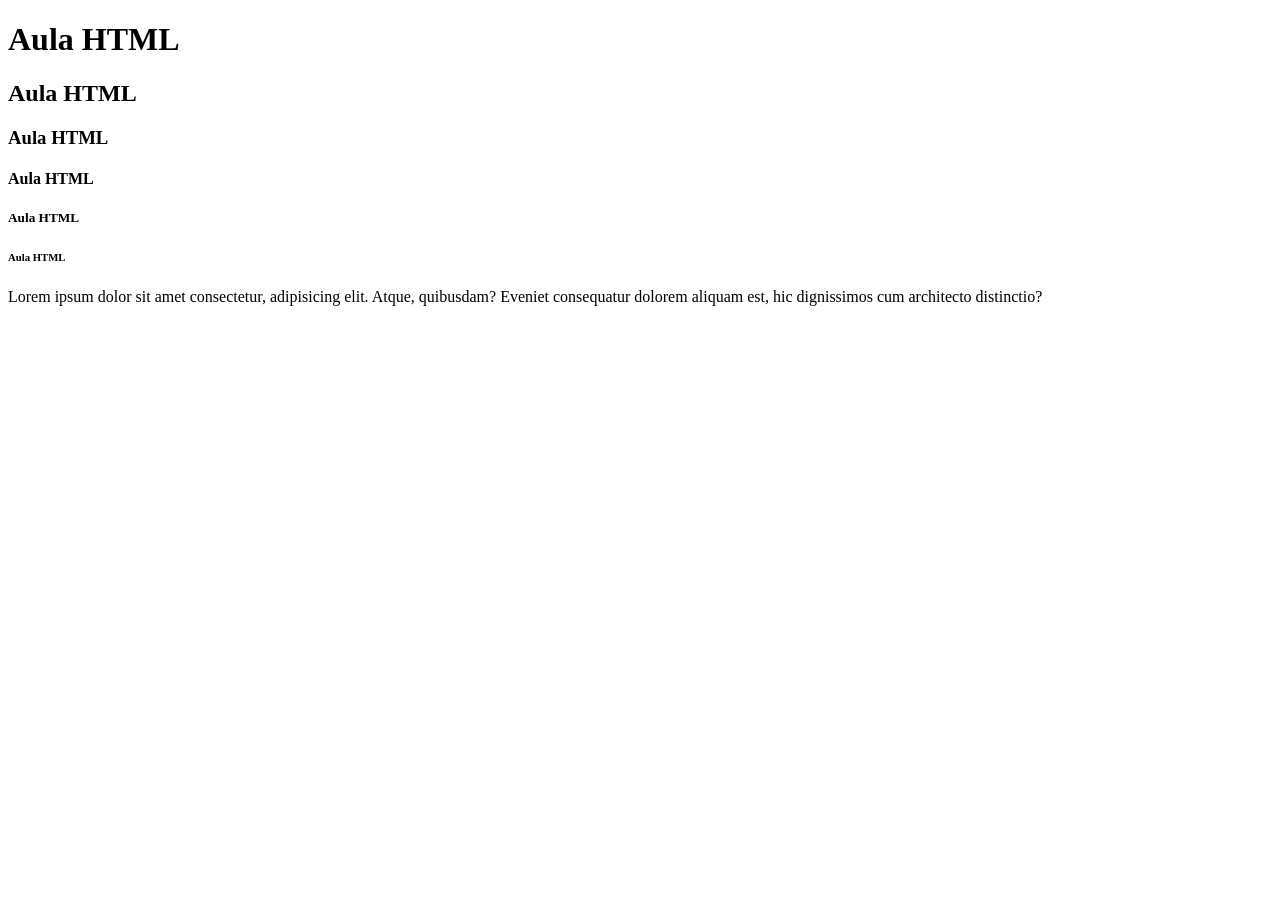
<file: Aula HTML/index.html>
<!doctype html>
<html lang="pt-BR">
  <head>
    <meta charset="UTF-8" />
    <meta name="viewport" content="width=device-width, initial-scale=1.0" />
    <title>Aula HTML</title>
  </head>
  <body>
    <!--h1 = Usado para Titulo
        h2 = Usado para Subtitulo.
        h3 = Texto normal
        Obs: Os outros H's não são utilizados normalmente
    -->
    <h1>Aula HTML</h1>
    <h2>Aula HTML</h2>
    <h3>Aula HTML</h3>
    <h4>Aula HTML</h4>
    <h5>Aula HTML</h5>
    <h6>Aula HTML</h6>

    <!--Paragrafo: Auto Explicativo
        Lorem, Lorem20, ... = Usado para criar texto aleatórios, apenas para saber como o texto vai se comportar
    -->
    <p>
      Lorem ipsum dolor sit amet consectetur, adipisicing elit. Atque,
      quibusdam? Eveniet consequatur dolorem aliquam est, hic dignissimos cum
      architecto distinctio?
    </p>
  </body>
</html>
</file>
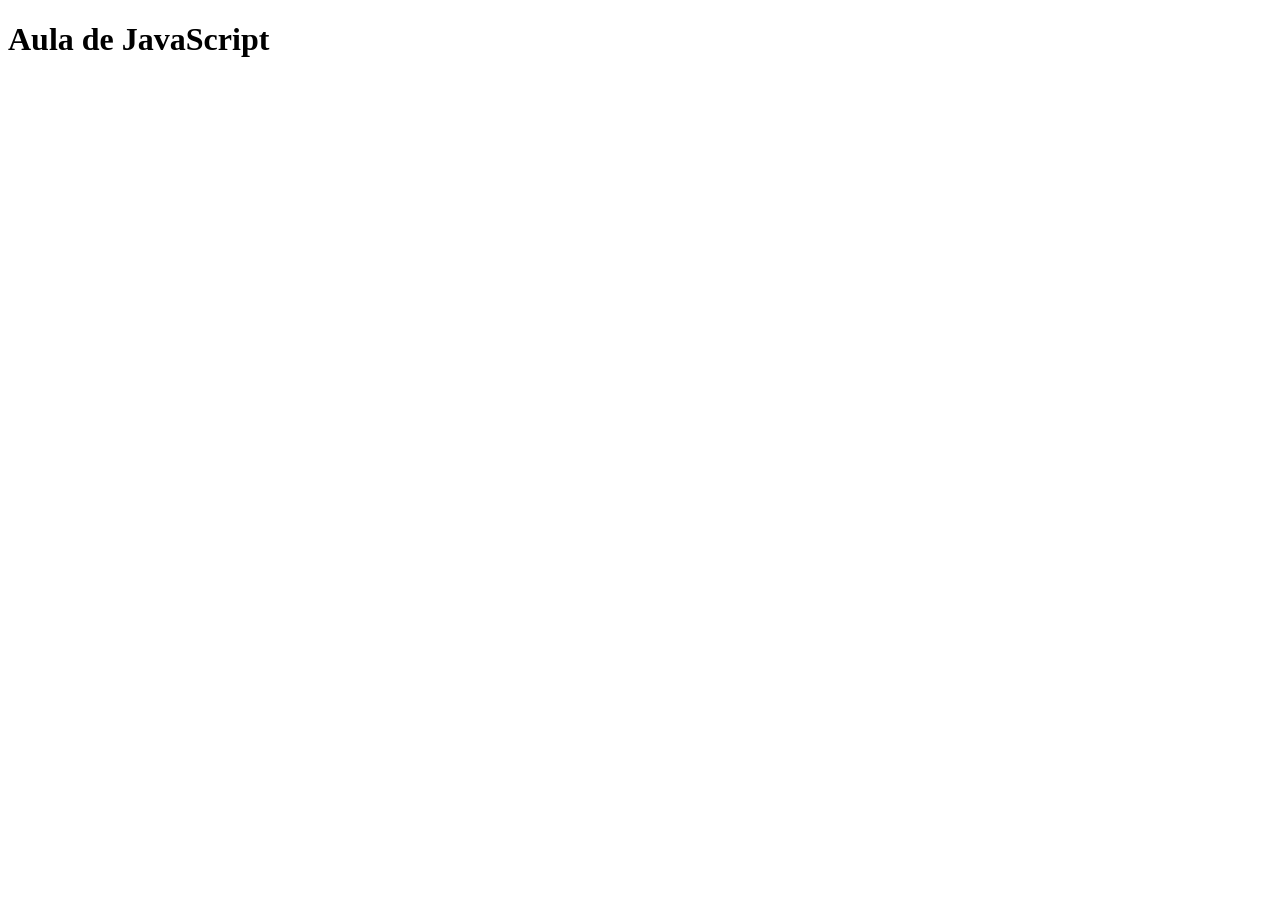
<file: Exercicios Condicionais/index.html>
<!DOCTYPE html>
<html lang="pt-BR">
<head>
    <meta charset="UTF-8">
    <meta name="viewport" content="width=device-width, initial-scale=1.0">
    <title>Exercicios condicionais</title>
</head>
<body>
        <h1>Aula de JavaScript</h1>
    <script src="ExerciciosCondicionais2.js"></script>
    <script>
        console.log("JavaScript rodando no navegador")
    </script>
</body>
</html>
</file>
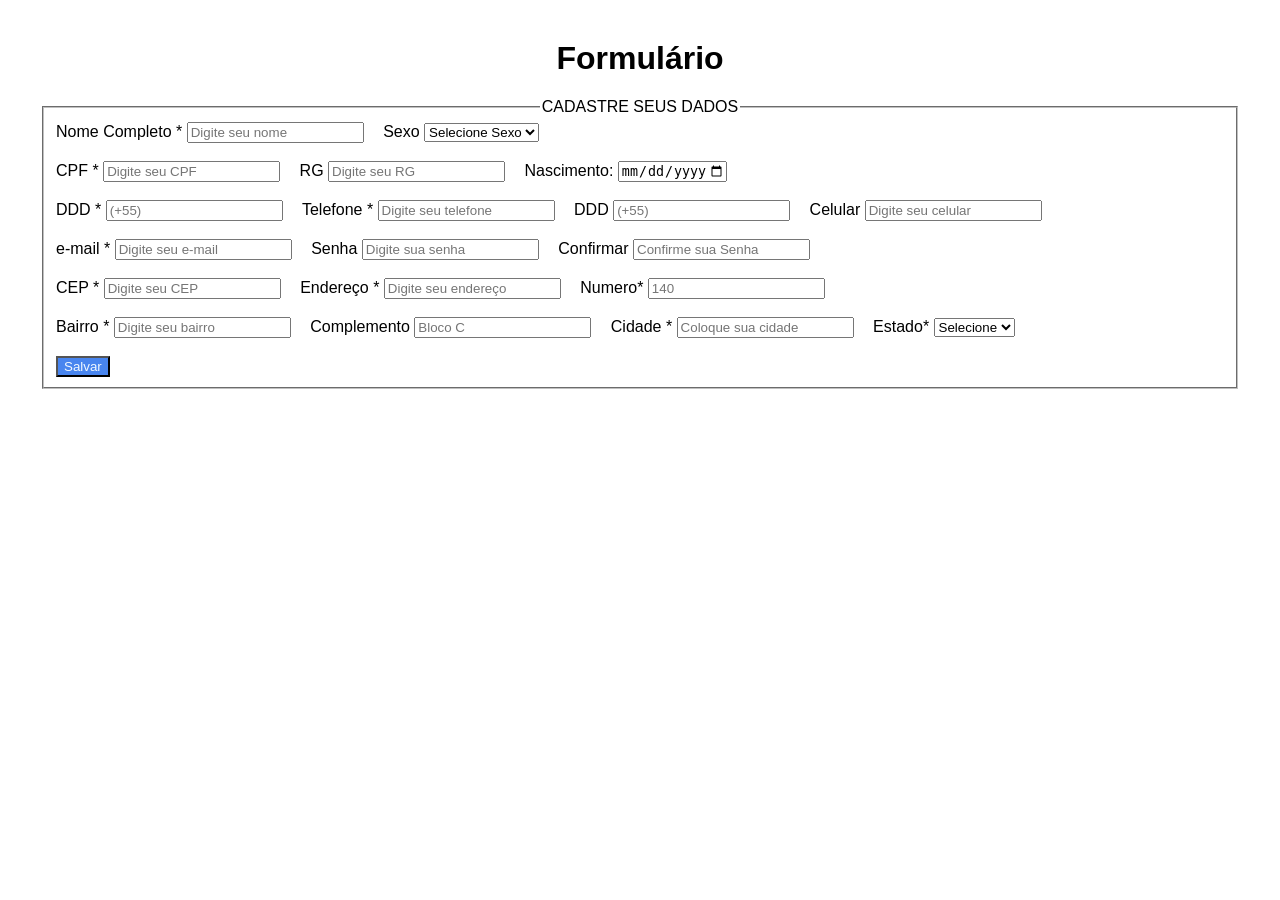
<file: Atividade Formulário/AtividadeFormulario.html>
<!doctype html>
<html lang="pt-BR">
  <head>
    <meta charset="UTF-8" />
    <meta name="viewport" content="width=device-width, initial-scale=1.0" />
    <title>Atividade Formulário</title>
    <style>
        body {
            font-family: Arial, Helvetica, sans-serif;
            margin: 40px;
        }
        h1 {
            text-align: center;
        }
        button {
            background-color: #4885ef;
            color: aliceblue;
        }
        legend {
            text-align: center;

        }
        input {
            margin-right: 15px;
        }
    </style>
  </head>
  <body>
    <h1>Formulário</h1>
    <form action="receber_dados.html" method="POST">
      <fieldset>
        <legend>CADASTRE SEUS DADOS</legend>
        <label for="nome">Nome Completo *</label>
        <input
          type="text"
          placeholder="Digite seu nome"
          name="nome"
          id="nome"
          required
        />

        <label for="sexo">Sexo</label>
        <select name="" id="sexo">
          <option value="">Selecione Sexo</option>
          <option value="masculino">Masculino</option>
          <option value="feminino">Feminino</option>
        </select>
        <br />
        <br />

        <label for="cpf">CPF *</label>
        <input
          type="text"
          placeholder="Digite seu CPF"
          name="cpf"
          id="cpf"
          required
        />

        <label for="rg">RG</label>
        <input type="text" placeholder="Digite seu RG" name="rg" id="rg" />

        <label for="nascimeno">Nascimento:</label>
        <input
          type="date"
          name="nascimeno"
          id="nascimeno"
          min="1900-01-01"
          max="2020-12-31"
        />
        <br />
        <br />

        <label for="ddd_tel">DDD *</label>
        <input
          type="text"
          placeholder="(+55)"
          name="ddd_tel"
          id="ddd_tel"
          required
        />

        <label for="telefone">Telefone *</label>
        <input
          type="text"
          placeholder="Digite seu telefone"
          name="telefone"
          id="telefone"
          required
        />

        <label for="ddd_cell">DDD </label>
        <input type="text" placeholder="(+55)" name="ddd_cell" id="ddd_cell" />

        <label for="celular">Celular </label>
        <input
          type="text"
          placeholder="Digite seu celular"
          name="celular"
          id="celular"
        />
        <br />
        <br />

        <label for="email">e-mail *</label>
        <input
          type="email"
          id="email"
          placeholder="Digite seu e-mail"
          required
        />

        <label for="senha">Senha</label>
        <input type="text" id="senha" placeholder="Digite sua senha" />

        <label for="confirmar_senha">Confirmar</label>
        <input
          type="text"
          id="confirmar_senha"
          placeholder="Confirme sua Senha"
        />
        <br />
        <br />

        <label for="cep">CEP *</label>
        <input type="text" id="cep" placeholder="Digite seu CEP" required />

        <label for="endereco">Endereço *</label>
        <input
          type="text"
          id="endereco"
          placeholder="Digite seu endereço"
          required
        />

        <label for="numero_resi">Numero*</label>
        <input type="text" id="numero_resi" placeholder="140" required />
        <br />
        <br />

        <label for="bairro">Bairro *</label>
        <input
          type="text"
          id="bairro"
          name="bairro"
          placeholder="Digite seu bairro"
          required
        />

        <label for="complemento">Complemento</label>
        <input
          type="text"
          name="complemento"
          id="complemento"
          placeholder="Bloco C"
        />

        <label for="cidade">Cidade *</label>
        <input
          type="text"
          name="cidade"
          id="cidade"
          placeholder="Coloque sua cidade"
          required
        />

        <label for="estado">Estado*</label>
        <select name="" id="estado">
          <option value="">Selecione</option>
          <option value="SP">SP</option>
          <option value="MG">MG</option>
          <option value="AC">AC</option>
          <option value="DF">DF</option>
        </select>
        <br>
        <br>

        <button type="submit">Salvar</button>
      </fieldset>
    </form>
  </body>
</html>
</file>
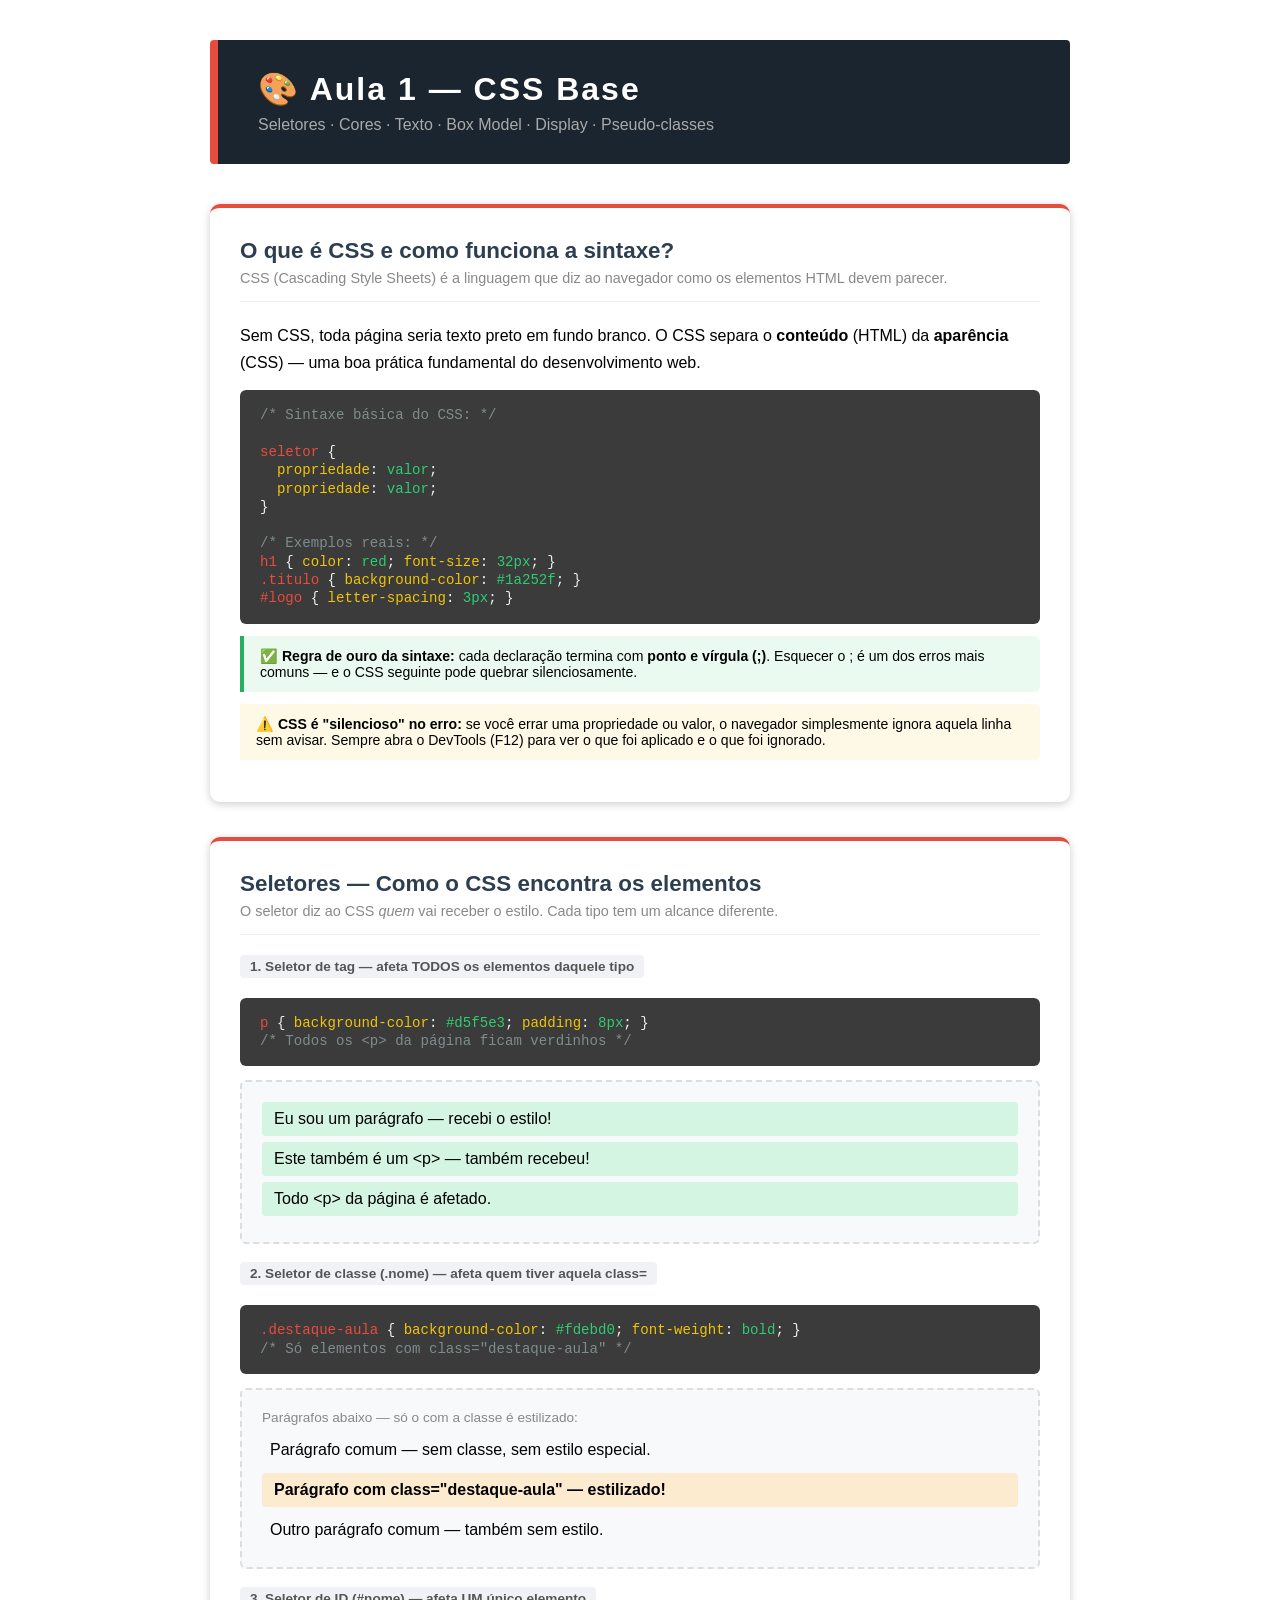
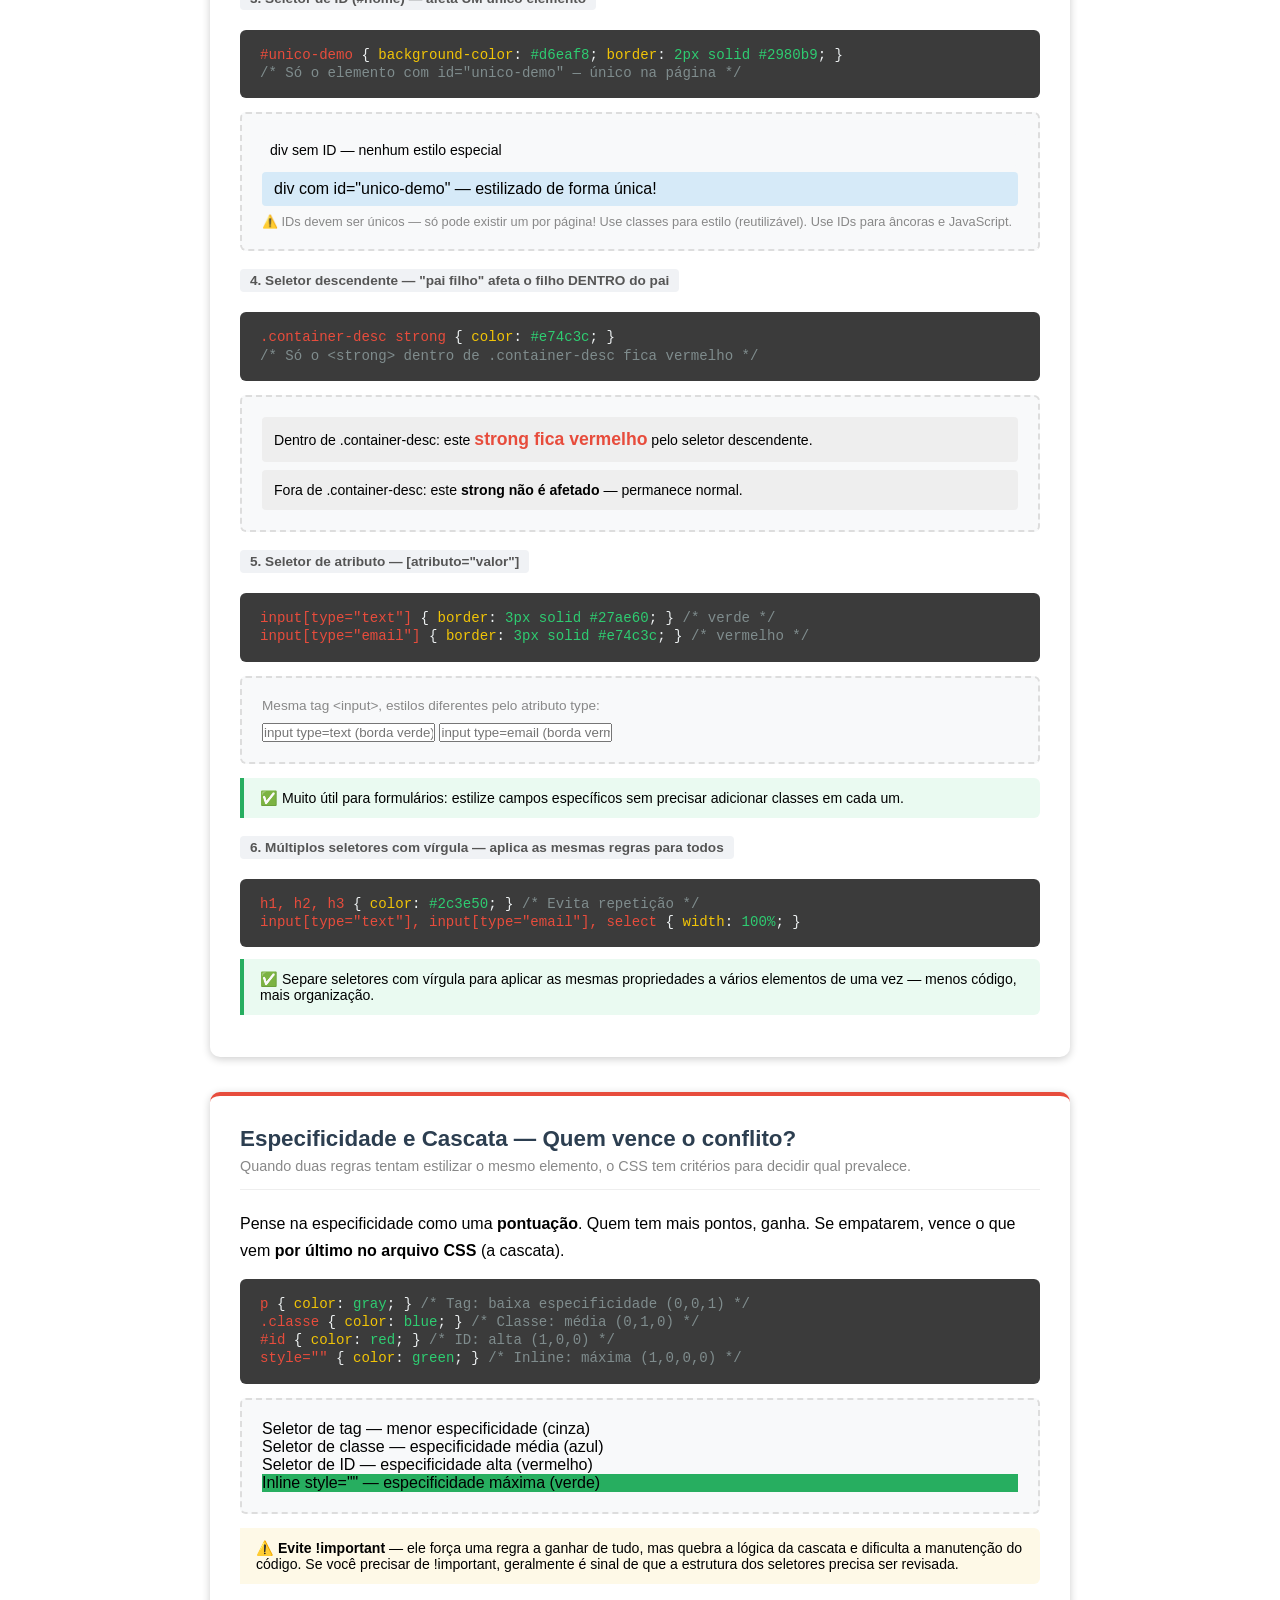
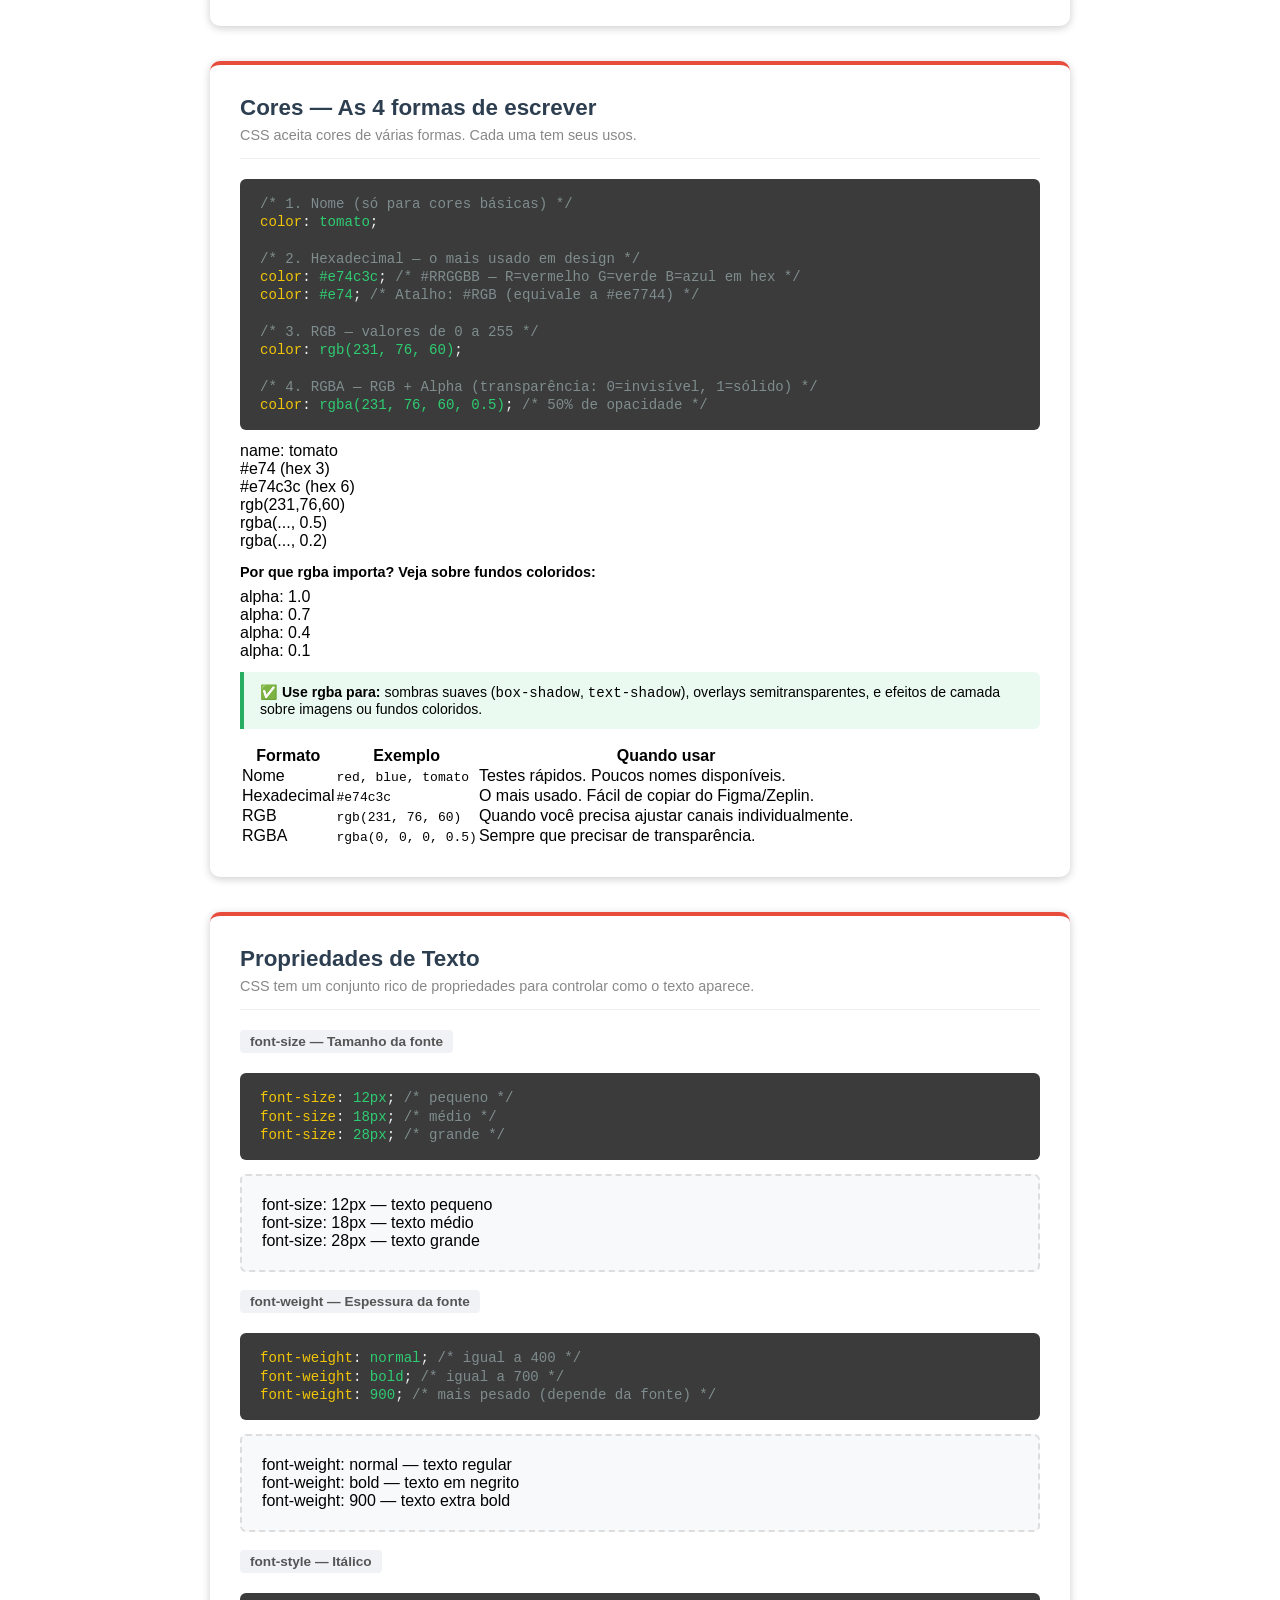
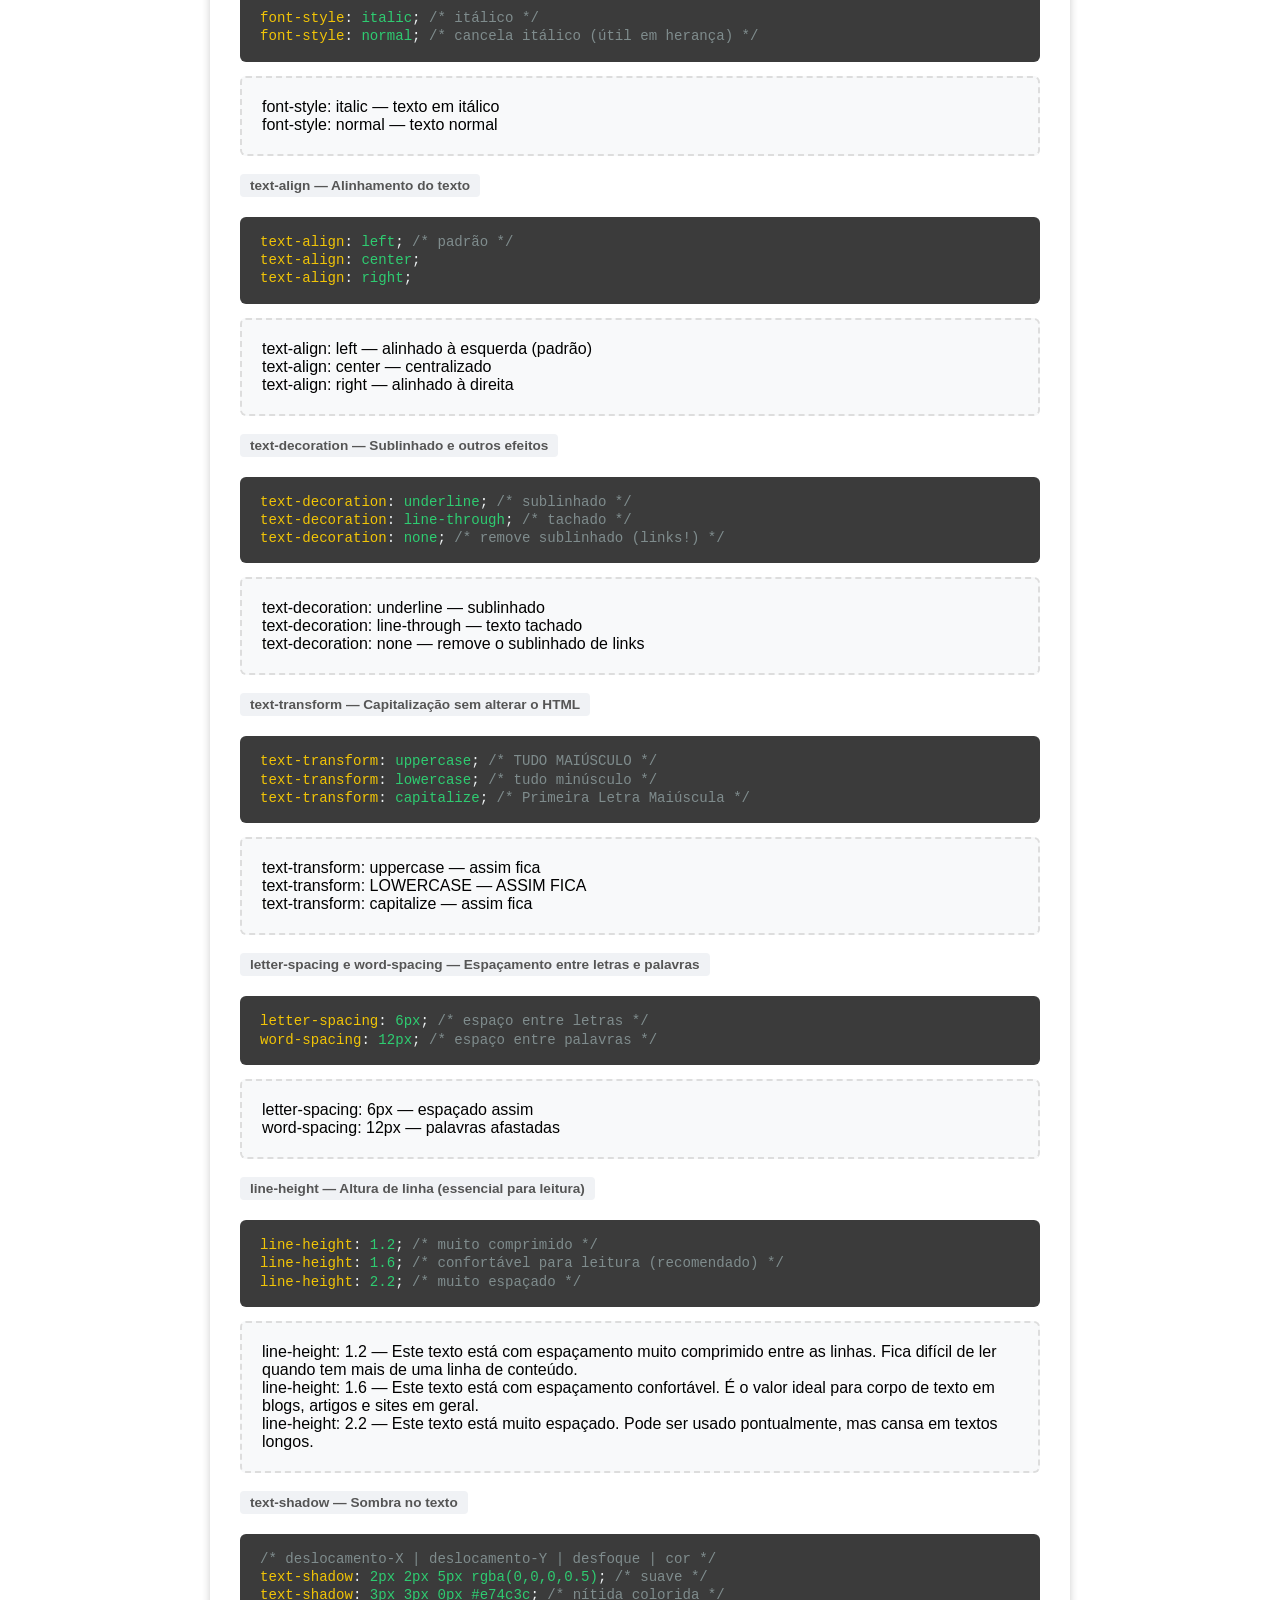
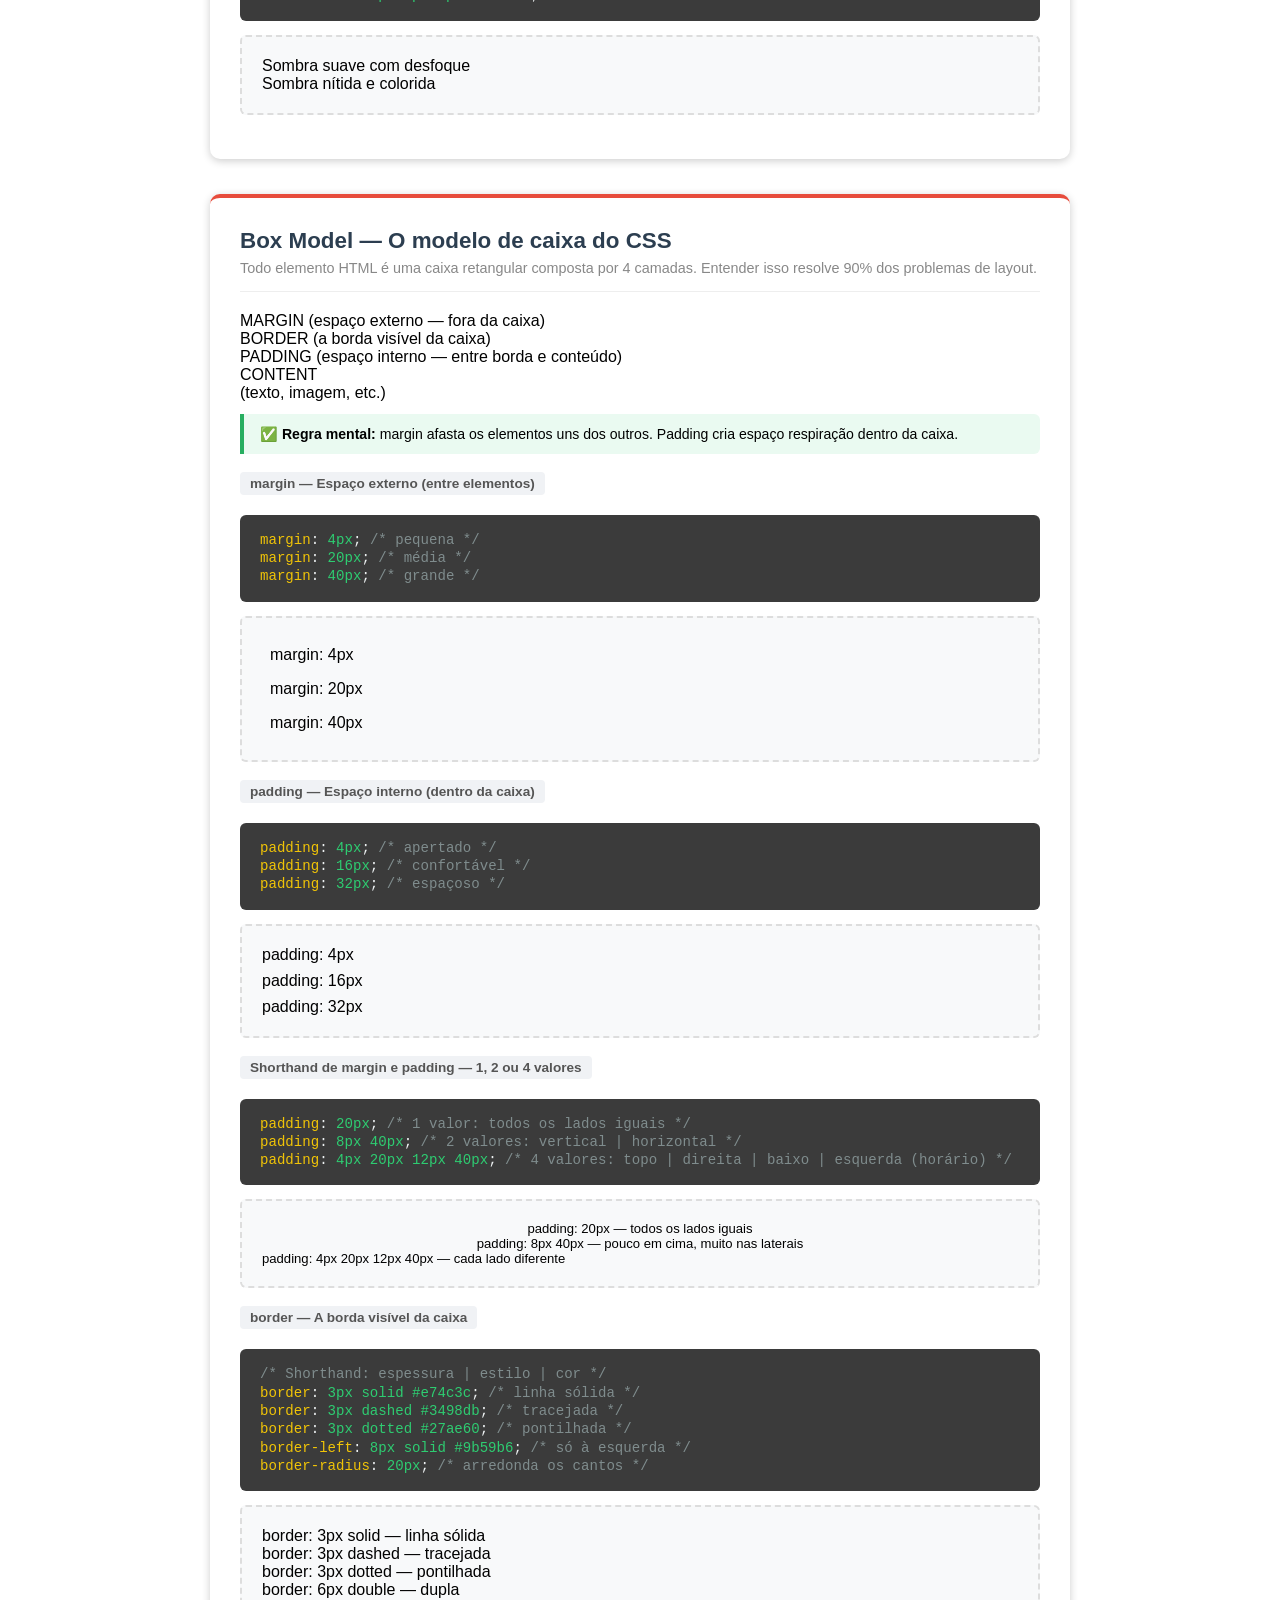
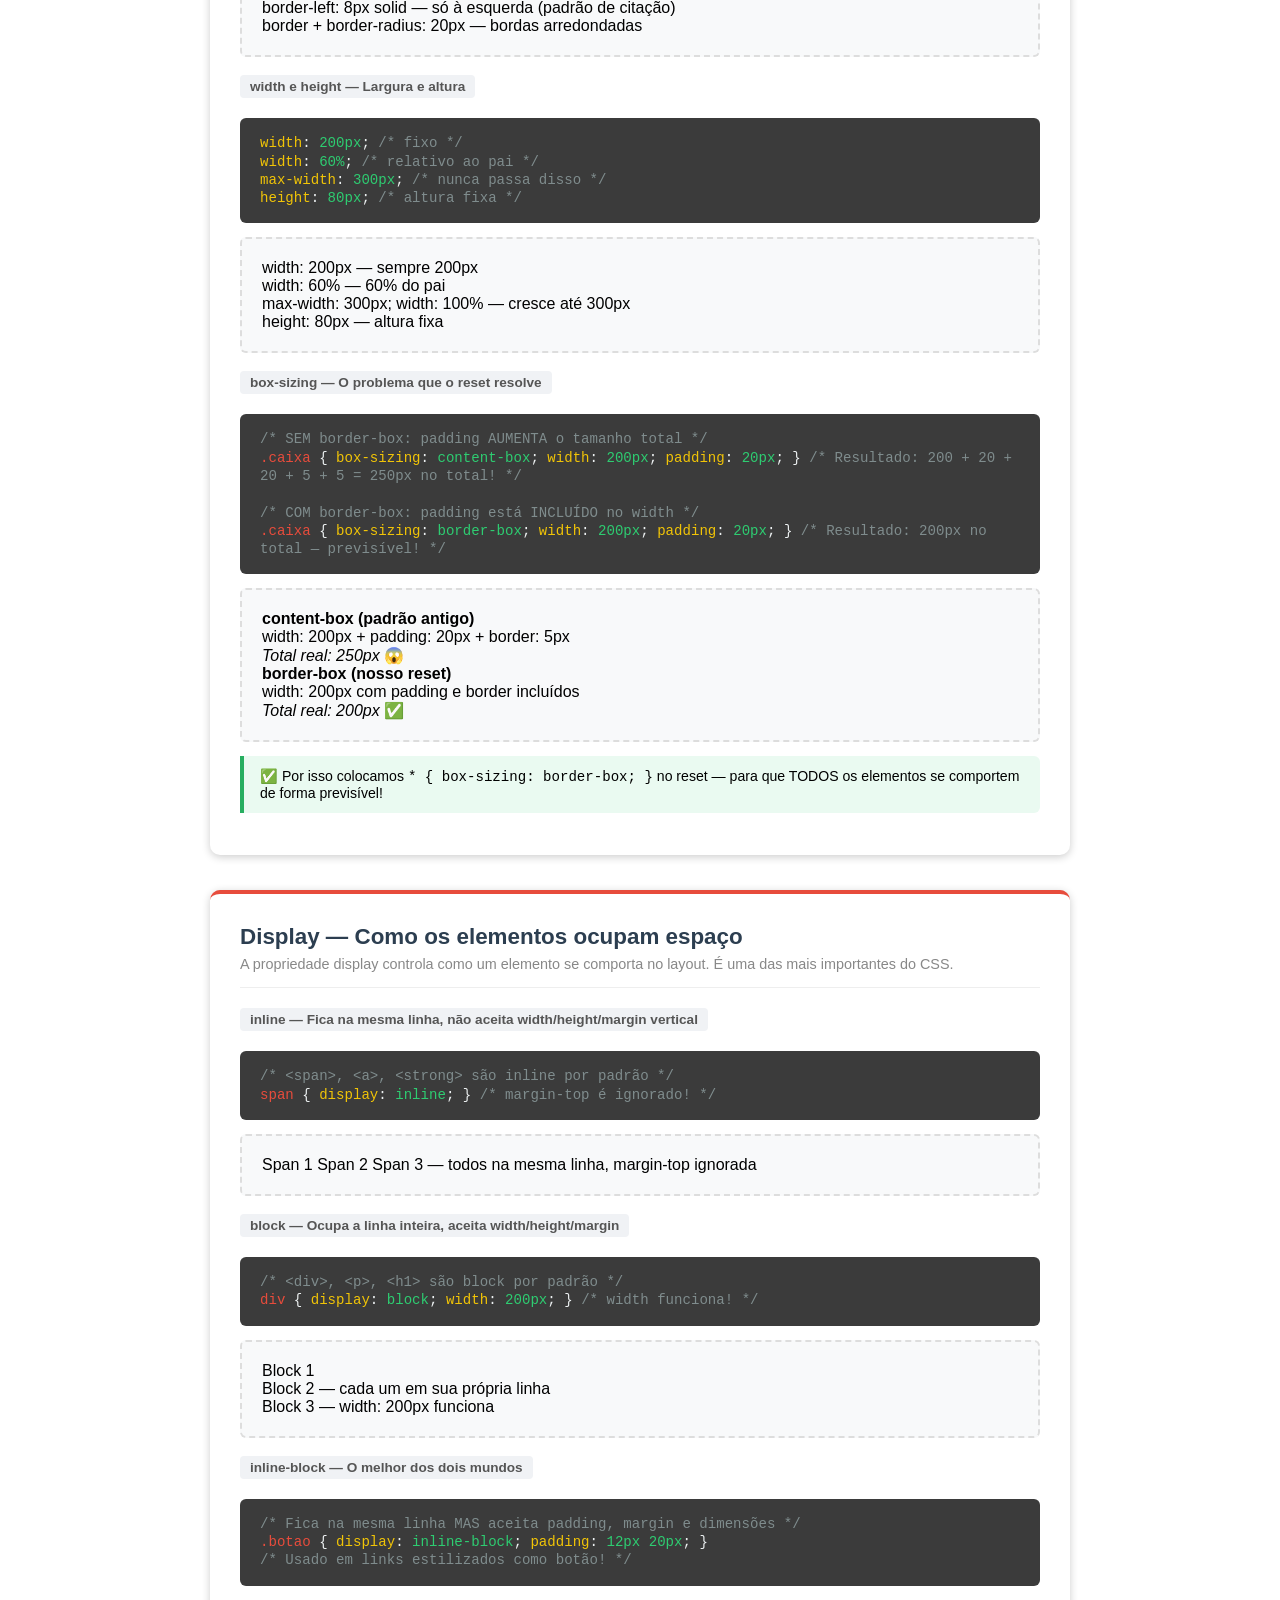
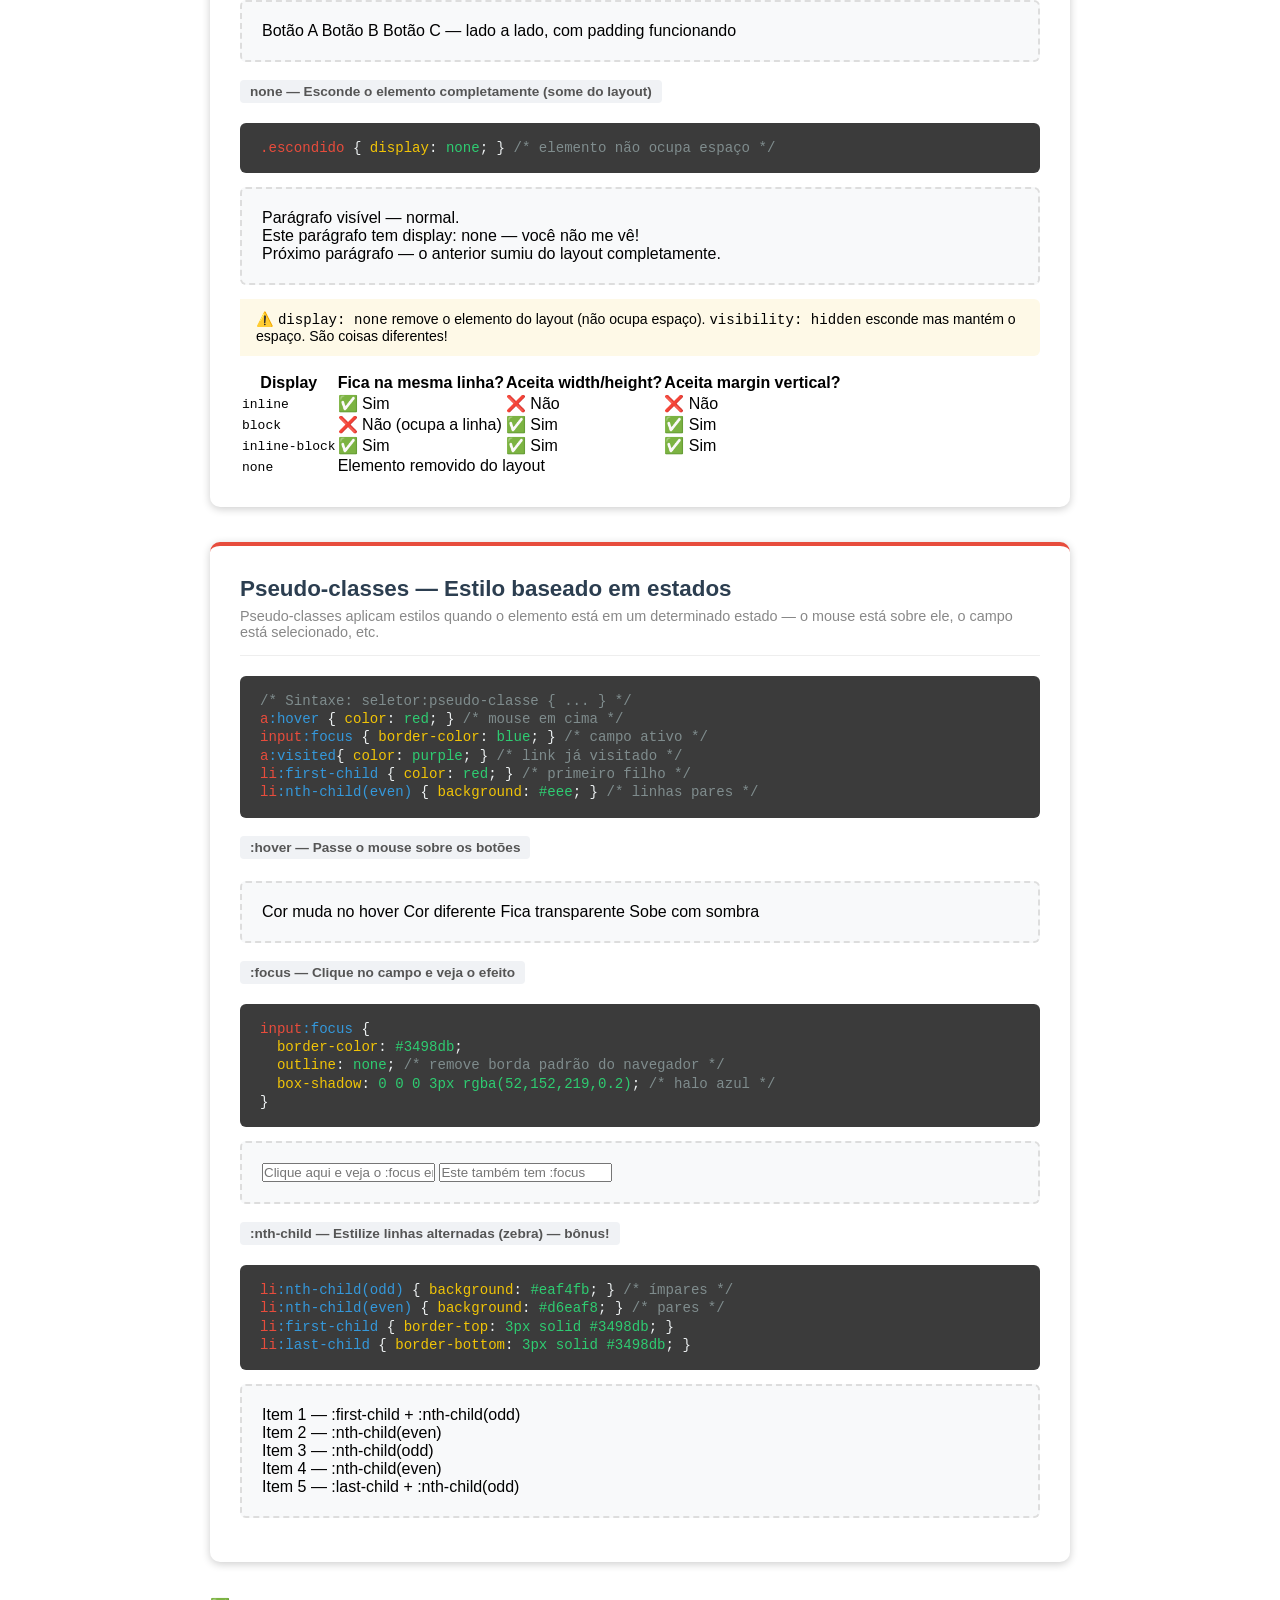
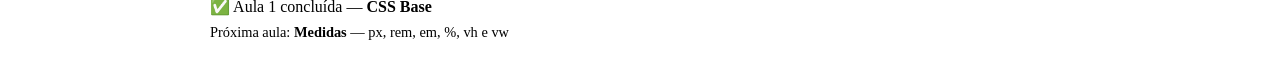
<file: Aula CSS/aula01.html>
<!DOCTYPE html>
<html lang="pt-br">
<head>
    <meta charset="UTF-8">
    <title>Aula 1 — CSS Base</title>
    <link rel="stylesheet" href="aula01.css">
    </head>
<body>

<div class="pagina">

    <div class="titulo-aula">
        <h1>🎨 Aula 1 — CSS Base</h1>
        <p>Seletores · Cores · Texto · Box Model · Display · Pseudo-classes</p>
    </div>


    <!-- =====================================================
         CONCEITO 1: O QUE É CSS E SINTAXE
         ===================================================== -->
    <div class="conceito">
        <h2>O que é CSS e como funciona a sintaxe?</h2>
        <p class="subtitulo">
            CSS (Cascading Style Sheets) é a linguagem que diz ao navegador como os elementos HTML devem parecer.
        </p>

        <p style="line-height: 1.7; margin-bottom: 14px;">
            Sem CSS, toda página seria texto preto em fundo branco. O CSS separa o <strong>conteúdo</strong>
            (HTML) da <strong>aparência</strong> (CSS) — uma boa prática fundamental do desenvolvimento web.
        </p>

        <div class="codigo">
            <span class="comment">/* Sintaxe básica do CSS: */</span><br><br>
            <span class="sel">seletor</span> {<br>
            &nbsp;&nbsp;<span class="prop">propriedade</span>: <span class="val">valor</span>;<br>
            &nbsp;&nbsp;<span class="prop">propriedade</span>: <span class="val">valor</span>;<br>
            }<br><br>
            <span class="comment">/* Exemplos reais: */</span><br>
            <span class="sel">h1</span> { <span class="prop">color</span>: <span class="val">red</span>; <span class="prop">font-size</span>: <span class="val">32px</span>; }<br>
            <span class="sel">.titulo</span> { <span class="prop">background-color</span>: <span class="val">#1a252f</span>; }<br>
            <span class="sel">#logo</span> { <span class="prop">letter-spacing</span>: <span class="val">3px</span>; }
        </div>

        <div class="dica">
            ✅ <strong>Regra de ouro da sintaxe:</strong> cada declaração termina com <strong>ponto e vírgula (;)</strong>.
            Esquecer o ; é um dos erros mais comuns — e o CSS seguinte pode quebrar silenciosamente.
        </div>

        <div class="alerta">
            ⚠️ <strong>CSS é "silencioso" no erro:</strong> se você errar uma propriedade ou valor,
            o navegador simplesmente ignora aquela linha sem avisar. Sempre abra o DevTools (F12)
            para ver o que foi aplicado e o que foi ignorado.
        </div>
    </div>


    <!-- =====================================================
         CONCEITO 2: SELETORES
         ===================================================== -->
    <div class="conceito">
        <h2>Seletores — Como o CSS encontra os elementos</h2>
        <p class="subtitulo">
            O seletor diz ao CSS <em>quem</em> vai receber o estilo. Cada tipo tem um alcance diferente.
        </p>

        <!-- TAG -->
        <div class="variacao">
            <h4>1. Seletor de tag — afeta TODOS os elementos daquele tipo</h4>
            <div class="codigo">
                <span class="sel">p</span> { <span class="prop">background-color</span>: <span class="val">#d5f5e3</span>; <span class="prop">padding</span>: <span class="val">8px</span>; }
                <br><span class="comment">/* Todos os &lt;p&gt; da página ficam verdinhos */</span>
            </div>
            <div class="demo demo-seletor-tag">
                <p>Eu sou um parágrafo — recebi o estilo!</p>
                <p>Este também é um &lt;p&gt; — também recebeu!</p>
                <p>Todo &lt;p&gt; da página é afetado.</p>
            </div>
        </div>

        <!-- CLASSE -->
        <div class="variacao">
            <h4>2. Seletor de classe (.nome) — afeta quem tiver aquela class=</h4>
            <div class="codigo">
                <span class="sel">.destaque-aula</span> { <span class="prop">background-color</span>: <span class="val">#fdebd0</span>; <span class="prop">font-weight</span>: <span class="val">bold</span>; }
                <br><span class="comment">/* Só elementos com class="destaque-aula" */</span>
            </div>
            <div class="demo">
                <p style="margin-bottom:8px; font-size:0.85rem; color:#888;">Parágrafos abaixo — só o com a classe é estilizado:</p>
                <p style="padding:8px; margin-bottom:6px;">Parágrafo comum — sem classe, sem estilo especial.</p>
                <p class="destaque-aula">Parágrafo com class="destaque-aula" — estilizado!</p>
                <p style="padding:8px;">Outro parágrafo comum — também sem estilo.</p>
            </div>
        </div>

        <!-- ID -->
        <div class="variacao">
            <h4>3. Seletor de ID (#nome) — afeta UM único elemento</h4>
            <div class="codigo">
                <span class="sel">#unico-demo</span> { <span class="prop">background-color</span>: <span class="val">#d6eaf8</span>; <span class="prop">border</span>: <span class="val">2px solid #2980b9</span>; }
                <br><span class="comment">/* Só o elemento com id="unico-demo" — único na página */</span>
            </div>
            <div class="demo">
                <div style="padding:8px; margin-bottom:6px; background:#f8f9fa; border-radius:4px; font-size:0.88rem;">
                    div sem ID — nenhum estilo especial
                </div>
                <div id="unico-demo">div com id="unico-demo" — estilizado de forma única!</div>
                <p style="margin-top:8px; font-size:0.8rem; color:#888;">
                    ⚠️ IDs devem ser únicos — só pode existir um por página!
                    Use classes para estilo (reutilizável). Use IDs para âncoras e JavaScript.
                </p>
            </div>
        </div>

        <!-- DESCENDENTE -->
        <div class="variacao">
            <h4>4. Seletor descendente — "pai filho" afeta o filho DENTRO do pai</h4>
            <div class="codigo">
                <span class="sel">.container-desc strong</span> { <span class="prop">color</span>: <span class="val">#e74c3c</span>; }<br>
                <span class="comment">/* Só o &lt;strong&gt; dentro de .container-desc fica vermelho */</span>
            </div>
            <div class="demo">
                <div class="container-desc" style="background:#eee; padding:12px; border-radius:4px; margin-bottom:8px; font-size:0.88rem;">
                    <p>Dentro de .container-desc: este <strong>strong fica vermelho</strong> pelo seletor descendente.</p>
                </div>
                <div style="background:#eee; padding:12px; border-radius:4px; font-size:0.88rem;">
                    <p>Fora de .container-desc: este <strong>strong não é afetado</strong> — permanece normal.</p>
                </div>
            </div>
        </div>

        <!-- ATRIBUTO -->
        <div class="variacao">
            <h4>5. Seletor de atributo — [atributo="valor"]</h4>
            <div class="codigo">
                <span class="sel">input[type="text"]</span>  { <span class="prop">border</span>: <span class="val">3px solid #27ae60</span>; } <span class="comment">/* verde */</span><br>
                <span class="sel">input[type="email"]</span> { <span class="prop">border</span>: <span class="val">3px solid #e74c3c</span>; } <span class="comment">/* vermelho */</span>
            </div>
            <div class="demo demo-atributo">
                <p style="margin-bottom:10px; font-size:0.85rem; color:#888;">Mesma tag &lt;input&gt;, estilos diferentes pelo atributo type:</p>
                <input type="text"  placeholder="input type=text (borda verde)">
                <input type="email" placeholder="input type=email (borda vermelha)">
            </div>
            <div class="dica">
                ✅ Muito útil para formulários: estilize campos específicos sem precisar adicionar classes em cada um.
            </div>
        </div>

        <!-- MÚLTIPLOS -->
        <div class="variacao">
            <h4>6. Múltiplos seletores com vírgula — aplica as mesmas regras para todos</h4>
            <div class="codigo">
                <span class="sel">h1, h2, h3</span> { <span class="prop">color</span>: <span class="val">#2c3e50</span>; } <span class="comment">/* Evita repetição */</span><br>
                <span class="sel">input[type="text"], input[type="email"], select</span> { <span class="prop">width</span>: <span class="val">100%</span>; }
            </div>
            <div class="dica">
                ✅ Separe seletores com vírgula para aplicar as mesmas propriedades a vários elementos de uma vez — menos código, mais organização.
            </div>
        </div>
    </div>

    <!-- =====================================================
         CONCEITO 3: ESPECIFICIDADE E CASCATA
         ===================================================== -->
    <div class="conceito">
        <h2>Especificidade e Cascata — Quem vence o conflito?</h2>
        <p class="subtitulo">
            Quando duas regras tentam estilizar o mesmo elemento, o CSS tem critérios para decidir qual prevalece.
        </p>

        <p style="line-height:1.7; margin-bottom:14px;">
            Pense na especificidade como uma <strong>pontuação</strong>. Quem tem mais pontos, ganha.
            Se empatarem, vence o que vem <strong>por último no arquivo CSS</strong> (a cascata).
        </p>

        <div class="codigo">
            <span class="sel">p</span>             { <span class="prop">color</span>: <span class="val">gray</span>;  }  <span class="comment">/* Tag:    baixa especificidade (0,0,1) */</span><br>
            <span class="sel">.classe</span>       { <span class="prop">color</span>: <span class="val">blue</span>;  }  <span class="comment">/* Classe: média  (0,1,0) */</span><br>
            <span class="sel">#id</span>           { <span class="prop">color</span>: <span class="val">red</span>;   }  <span class="comment">/* ID:     alta   (1,0,0) */</span><br>
            <span class="sel">style=""</span>       { <span class="prop">color</span>: <span class="val">green</span>; }  <span class="comment">/* Inline: máxima (1,0,0,0) */</span>
        </div>

        <div class="demo">
            <div class="caixa-spec spec-tag">Seletor de tag — menor especificidade (cinza)</div>
            <div class="caixa-spec spec-classe">Seletor de classe — especificidade média (azul)</div>
            <div class="caixa-spec spec-id">Seletor de ID — especificidade alta (vermelho)</div>
            <div class="caixa-spec spec-inline" style="background-color:#27ae60;">Inline style="" — especificidade máxima (verde)</div>
        </div>

        <div class="alerta">
            ⚠️ <strong>Evite !important</strong> — ele força uma regra a ganhar de tudo, mas quebra
            a lógica da cascata e dificulta a manutenção do código. Se você precisar de !important,
            geralmente é sinal de que a estrutura dos seletores precisa ser revisada.
        </div>
    </div>


    <!-- =====================================================
         CONCEITO 4: CORES
         ===================================================== -->
    <div class="conceito">
        <h2>Cores — As 4 formas de escrever</h2>
        <p class="subtitulo">
            CSS aceita cores de várias formas. Cada uma tem seus usos.
        </p>

        <div class="codigo">
            <span class="comment">/* 1. Nome (só para cores básicas) */</span><br>
            <span class="prop">color</span>: <span class="val">tomato</span>;<br><br>
            <span class="comment">/* 2. Hexadecimal — o mais usado em design */</span><br>
            <span class="prop">color</span>: <span class="val">#e74c3c</span>;  <span class="comment">/* #RRGGBB — R=vermelho G=verde B=azul em hex */</span><br>
            <span class="prop">color</span>: <span class="val">#e74</span>;     <span class="comment">/* Atalho: #RGB (equivale a #ee7744) */</span><br><br>
            <span class="comment">/* 3. RGB — valores de 0 a 255 */</span><br>
            <span class="prop">color</span>: <span class="val">rgb(231, 76, 60)</span>;<br><br>
            <span class="comment">/* 4. RGBA — RGB + Alpha (transparência: 0=invisível, 1=sólido) */</span><br>
            <span class="prop">color</span>: <span class="val">rgba(231, 76, 60, 0.5)</span>; <span class="comment">/* 50% de opacidade */</span>
        </div>

        <div class="grade-cores">
            <div class="amostra-cor cor-nome"><span>name: tomato</span></div>
            <div class="amostra-cor cor-hex3"><span>#e74 (hex 3)</span></div>
            <div class="amostra-cor cor-hex6"><span>#e74c3c (hex 6)</span></div>
            <div class="amostra-cor cor-rgb"><span>rgb(231,76,60)</span></div>
            <div class="amostra-cor cor-rgba50"><span>rgba(..., 0.5)</span></div>
            <div class="amostra-cor cor-rgba20"><span>rgba(..., 0.2)</span></div>
        </div>

        <p style="margin: 14px 0 8px; font-weight: bold; font-size: 0.9rem;">Por que rgba importa? Veja sobre fundos coloridos:</p>
        <div class="fundo-rgba">
            <div class="camada-rgba r1">alpha: 1.0</div>
            <div class="camada-rgba r2">alpha: 0.7</div>
            <div class="camada-rgba r3">alpha: 0.4</div>
            <div class="camada-rgba r4">alpha: 0.1</div>
        </div>

        <div class="dica">
            ✅ <strong>Use rgba para:</strong> sombras suaves (<code>box-shadow</code>, <code>text-shadow</code>),
            overlays semitransparentes, e efeitos de camada sobre imagens ou fundos coloridos.
        </div>

        <table class="tabela-aula" style="margin-top:16px;">
            <thead>
                <tr><th>Formato</th><th>Exemplo</th><th>Quando usar</th></tr>
            </thead>
            <tbody>
                <tr><td>Nome</td><td><code>red, blue, tomato</code></td><td>Testes rápidos. Poucos nomes disponíveis.</td></tr>
                <tr><td>Hexadecimal</td><td><code>#e74c3c</code></td><td>O mais usado. Fácil de copiar do Figma/Zeplin.</td></tr>
                <tr><td>RGB</td><td><code>rgb(231, 76, 60)</code></td><td>Quando você precisa ajustar canais individualmente.</td></tr>
                <tr><td>RGBA</td><td><code>rgba(0, 0, 0, 0.5)</code></td><td>Sempre que precisar de transparência.</td></tr>
            </tbody>
        </table>
    </div>


    <!-- =====================================================
         CONCEITO 5: PROPRIEDADES DE TEXTO
         ===================================================== -->
    <div class="conceito">
        <h2>Propriedades de Texto</h2>
        <p class="subtitulo">
            CSS tem um conjunto rico de propriedades para controlar como o texto aparece.
        </p>

        <!-- font-size -->
        <div class="variacao">
            <h4>font-size — Tamanho da fonte</h4>
            <div class="codigo">
                <span class="prop">font-size</span>: <span class="val">12px</span>;  <span class="comment">/* pequeno */</span><br>
                <span class="prop">font-size</span>: <span class="val">18px</span>;  <span class="comment">/* médio */</span><br>
                <span class="prop">font-size</span>: <span class="val">28px</span>;  <span class="comment">/* grande */</span>
            </div>
            <div class="demo demo-texto">
                <p class="t-size-sm">font-size: 12px — texto pequeno</p>
                <p class="t-size-md">font-size: 18px — texto médio</p>
                <p class="t-size-lg">font-size: 28px — texto grande</p>
            </div>
        </div>

        <!-- font-weight -->
        <div class="variacao">
            <h4>font-weight — Espessura da fonte</h4>
            <div class="codigo">
                <span class="prop">font-weight</span>: <span class="val">normal</span>;  <span class="comment">/* igual a 400 */</span><br>
                <span class="prop">font-weight</span>: <span class="val">bold</span>;    <span class="comment">/* igual a 700 */</span><br>
                <span class="prop">font-weight</span>: <span class="val">900</span>;     <span class="comment">/* mais pesado (depende da fonte) */</span>
            </div>
            <div class="demo demo-texto">
                <p class="t-weight-n">font-weight: normal — texto regular</p>
                <p class="t-weight-b">font-weight: bold — texto em negrito</p>
                <p class="t-weight-900">font-weight: 900 — texto extra bold</p>
            </div>
        </div>

        <!-- font-style -->
        <div class="variacao">
            <h4>font-style — Itálico</h4>
            <div class="codigo">
                <span class="prop">font-style</span>: <span class="val">italic</span>;  <span class="comment">/* itálico */</span><br>
                <span class="prop">font-style</span>: <span class="val">normal</span>;   <span class="comment">/* cancela itálico (útil em herança) */</span>
            </div>
            <div class="demo demo-texto">
                <p class="t-style-i">font-style: italic — texto em itálico</p>
                <p class="t-style-n">font-style: normal — texto normal</p>
            </div>
        </div>

        <!-- text-align -->
        <div class="variacao">
            <h4>text-align — Alinhamento do texto</h4>
            <div class="codigo">
                <span class="prop">text-align</span>: <span class="val">left</span>;    <span class="comment">/* padrão */</span><br>
                <span class="prop">text-align</span>: <span class="val">center</span>;<br>
                <span class="prop">text-align</span>: <span class="val">right</span>;
            </div>
            <div class="demo demo-texto">
                <p class="t-align-l">text-align: left — alinhado à esquerda (padrão)</p>
                <p class="t-align-c">text-align: center — centralizado</p>
                <p class="t-align-r">text-align: right — alinhado à direita</p>
            </div>
        </div>

        <!-- text-decoration -->
        <div class="variacao">
            <h4>text-decoration — Sublinhado e outros efeitos</h4>
            <div class="codigo">
                <span class="prop">text-decoration</span>: <span class="val">underline</span>;     <span class="comment">/* sublinhado */</span><br>
                <span class="prop">text-decoration</span>: <span class="val">line-through</span>;  <span class="comment">/* tachado */</span><br>
                <span class="prop">text-decoration</span>: <span class="val">none</span>;          <span class="comment">/* remove sublinhado (links!) */</span>
            </div>
            <div class="demo demo-texto">
                <p class="t-decor-u">text-decoration: underline — sublinhado</p>
                <p class="t-decor-lt">text-decoration: line-through — texto tachado</p>
                <p class="t-decor-n">text-decoration: none — remove o sublinhado de links</p>
            </div>
        </div>

        <!-- text-transform -->
        <div class="variacao">
            <h4>text-transform — Capitalização sem alterar o HTML</h4>
            <div class="codigo">
                <span class="prop">text-transform</span>: <span class="val">uppercase</span>;   <span class="comment">/* TUDO MAIÚSCULO */</span><br>
                <span class="prop">text-transform</span>: <span class="val">lowercase</span>;   <span class="comment">/* tudo minúsculo */</span><br>
                <span class="prop">text-transform</span>: <span class="val">capitalize</span>;  <span class="comment">/* Primeira Letra Maiúscula */</span>
            </div>
            <div class="demo demo-texto">
                <p class="t-transform-u">text-transform: uppercase — assim fica</p>
                <p class="t-transform-l">text-transform: LOWERCASE — ASSIM FICA</p>
                <p class="t-transform-c">text-transform: capitalize — assim fica</p>
            </div>
        </div>

        <!-- letter e word spacing -->
        <div class="variacao">
            <h4>letter-spacing e word-spacing — Espaçamento entre letras e palavras</h4>
            <div class="codigo">
                <span class="prop">letter-spacing</span>: <span class="val">6px</span>;   <span class="comment">/* espaço entre letras */</span><br>
                <span class="prop">word-spacing</span>: <span class="val">12px</span>;    <span class="comment">/* espaço entre palavras */</span>
            </div>
            <div class="demo demo-texto">
                <p class="t-spacing-l">letter-spacing: 6px — espaçado assim</p>
                <p class="t-spacing-w">word-spacing: 12px — palavras afastadas</p>
            </div>
        </div>

        <!-- line-height -->
        <div class="variacao">
            <h4>line-height — Altura de linha (essencial para leitura)</h4>
            <div class="codigo">
                <span class="prop">line-height</span>: <span class="val">1.2</span>;  <span class="comment">/* muito comprimido */</span><br>
                <span class="prop">line-height</span>: <span class="val">1.6</span>;  <span class="comment">/* confortável para leitura (recomendado) */</span><br>
                <span class="prop">line-height</span>: <span class="val">2.2</span>;  <span class="comment">/* muito espaçado */</span>
            </div>
            <div class="demo">
                <p class="t-lh-tight">line-height: 1.2 — Este texto está com espaçamento muito comprimido entre as linhas. Fica difícil de ler quando tem mais de uma linha de conteúdo.</p>
                <p class="t-lh-normal">line-height: 1.6 — Este texto está com espaçamento confortável. É o valor ideal para corpo de texto em blogs, artigos e sites em geral.</p>
                <p class="t-lh-loose">line-height: 2.2 — Este texto está muito espaçado. Pode ser usado pontualmente, mas cansa em textos longos.</p>
            </div>
        </div>

        <!-- text-shadow -->
        <div class="variacao">
            <h4>text-shadow — Sombra no texto</h4>
            <div class="codigo">
                <span class="comment">/* deslocamento-X | deslocamento-Y | desfoque | cor */</span><br>
                <span class="prop">text-shadow</span>: <span class="val">2px 2px 5px rgba(0,0,0,0.5)</span>;  <span class="comment">/* suave */</span><br>
                <span class="prop">text-shadow</span>: <span class="val">3px 3px 0px #e74c3c</span>;          <span class="comment">/* nítida colorida */</span>
            </div>
            <div class="demo demo-texto">
                <p class="t-shadow">Sombra suave com desfoque</p>
                <p class="t-shadow-col">Sombra nítida e colorida</p>
            </div>
        </div>
    </div>


    <!-- =====================================================
         CONCEITO 6: BOX MODEL
         ===================================================== -->
    <div class="conceito">
        <h2>Box Model — O modelo de caixa do CSS</h2>
        <p class="subtitulo">
            Todo elemento HTML é uma caixa retangular composta por 4 camadas.
            Entender isso resolve 90% dos problemas de layout.
        </p>

        <!-- Diagrama -->
        <div class="box-model-diagrama">
            MARGIN (espaço externo — fora da caixa)
            <div class="borda-layer">
                BORDER (a borda visível da caixa)
                <div class="padding-layer">
                    PADDING (espaço interno — entre borda e conteúdo)
                    <div class="content-layer">
                        CONTENT<br>
                        (texto, imagem, etc.)
                    </div>
                </div>
            </div>
        </div>

        <div class="dica">
            ✅ <strong>Regra mental:</strong> margin afasta os elementos uns dos outros.
            Padding cria espaço respiração dentro da caixa.
        </div>

        <!-- MARGIN -->
        <div class="variacao">
            <h4>margin — Espaço externo (entre elementos)</h4>
            <div class="codigo">
                <span class="prop">margin</span>: <span class="val">4px</span>;   <span class="comment">/* pequena */</span><br>
                <span class="prop">margin</span>: <span class="val">20px</span>;  <span class="comment">/* média */</span><br>
                <span class="prop">margin</span>: <span class="val">40px</span>;  <span class="comment">/* grande */</span>
            </div>
            <div class="demo demo-margin">
                <div class="caixa-base margin-pequena" style="padding:8px;">margin: 4px</div>
                <div class="caixa-base margin-media" style="padding:8px;">margin: 20px</div>
                <div class="caixa-base margin-grande" style="padding:8px;">margin: 40px</div>
            </div>
        </div>

        <!-- PADDING -->
        <div class="variacao">
            <h4>padding — Espaço interno (dentro da caixa)</h4>
            <div class="codigo">
                <span class="prop">padding</span>: <span class="val">4px</span>;   <span class="comment">/* apertado */</span><br>
                <span class="prop">padding</span>: <span class="val">16px</span>;  <span class="comment">/* confortável */</span><br>
                <span class="prop">padding</span>: <span class="val">32px</span>;  <span class="comment">/* espaçoso */</span>
            </div>
            <div class="demo">
                <div class="caixa-base padding-pequeno" style="margin-bottom:8px;">padding: 4px</div>
                <div class="caixa-base padding-medio" style="margin-bottom:8px;">padding: 16px</div>
                <div class="caixa-base padding-grande">padding: 32px</div>
            </div>
        </div>

        <!-- SHORTHAND -->
        <div class="variacao">
            <h4>Shorthand de margin e padding — 1, 2 ou 4 valores</h4>
            <div class="codigo">
                <span class="prop">padding</span>: <span class="val">20px</span>;           <span class="comment">/* 1 valor: todos os lados iguais */</span><br>
                <span class="prop">padding</span>: <span class="val">8px 40px</span>;       <span class="comment">/* 2 valores: vertical | horizontal */</span><br>
                <span class="prop">padding</span>: <span class="val">4px 20px 12px 40px</span>; <span class="comment">/* 4 valores: topo | direita | baixo | esquerda (horário) */</span>
            </div>
            <div class="demo demo-shorthand">
                <div class="sh-1v" style="text-align:center; font-size:0.82rem;">padding: 20px — todos os lados iguais</div>
                <div class="sh-2v" style="text-align:center; font-size:0.82rem;">padding: 8px 40px — pouco em cima, muito nas laterais</div>
                <div class="sh-4v" style="font-size:0.82rem;">padding: 4px 20px 12px 40px — cada lado diferente</div>
            </div>
        </div>

        <!-- BORDER -->
        <div class="variacao">
            <h4>border — A borda visível da caixa</h4>
            <div class="codigo">
                <span class="comment">/* Shorthand: espessura | estilo | cor */</span><br>
                <span class="prop">border</span>: <span class="val">3px solid #e74c3c</span>;   <span class="comment">/* linha sólida */</span><br>
                <span class="prop">border</span>: <span class="val">3px dashed #3498db</span>;  <span class="comment">/* tracejada */</span><br>
                <span class="prop">border</span>: <span class="val">3px dotted #27ae60</span>;  <span class="comment">/* pontilhada */</span><br>
                <span class="prop">border-left</span>: <span class="val">8px solid #9b59b6</span>; <span class="comment">/* só à esquerda */</span><br>
                <span class="prop">border-radius</span>: <span class="val">20px</span>;            <span class="comment">/* arredonda os cantos */</span>
            </div>
            <div class="demo demo-border">
                <div class="b-solid">border: 3px solid — linha sólida</div>
                <div class="b-dashed">border: 3px dashed — tracejada</div>
                <div class="b-dotted">border: 3px dotted — pontilhada</div>
                <div class="b-double">border: 6px double — dupla</div>
                <div class="b-left">border-left: 8px solid — só à esquerda (padrão de citação)</div>
                <div class="b-radius">border + border-radius: 20px — bordas arredondadas</div>
            </div>
        </div>

        <!-- WIDTH E HEIGHT -->
        <div class="variacao">
            <h4>width e height — Largura e altura</h4>
            <div class="codigo">
                <span class="prop">width</span>: <span class="val">200px</span>;     <span class="comment">/* fixo */</span><br>
                <span class="prop">width</span>: <span class="val">60%</span>;       <span class="comment">/* relativo ao pai */</span><br>
                <span class="prop">max-width</span>: <span class="val">300px</span>;  <span class="comment">/* nunca passa disso */</span><br>
                <span class="prop">height</span>: <span class="val">80px</span>;      <span class="comment">/* altura fixa */</span>
            </div>
            <div class="demo demo-wh">
                <div class="w-fixo">width: 200px — sempre 200px</div>
                <div class="w-porcent">width: 60% — 60% do pai</div>
                <div class="w-max">max-width: 300px; width: 100% — cresce até 300px</div>
                <div class="h-fixo" style="width:100%;">height: 80px — altura fixa</div>
            </div>
        </div>

        <!-- BOX SIZING -->
        <div class="variacao">
            <h4>box-sizing — O problema que o reset resolve</h4>
            <div class="codigo">
                <span class="comment">/* SEM border-box: padding AUMENTA o tamanho total */</span><br>
                <span class="sel">.caixa</span> { <span class="prop">box-sizing</span>: <span class="val">content-box</span>; <span class="prop">width</span>: <span class="val">200px</span>; <span class="prop">padding</span>: <span class="val">20px</span>; }
                <span class="comment">/* Resultado: 200 + 20 + 20 + 5 + 5 = 250px no total! */</span><br><br>
                <span class="comment">/* COM border-box: padding está INCLUÍDO no width */</span><br>
                <span class="sel">.caixa</span> { <span class="prop">box-sizing</span>: <span class="val">border-box</span>; <span class="prop">width</span>: <span class="val">200px</span>; <span class="prop">padding</span>: <span class="val">20px</span>; }
                <span class="comment">/* Resultado: 200px no total — previsível! */</span>
            </div>
            <div class="demo">
                <div class="demo-boxsizing">
                    <div class="sem-border-box">
                        <strong>content-box (padrão antigo)</strong><br>
                        width: 200px + padding: 20px + border: 5px<br>
                        <em>Total real: 250px</em> 😱
                    </div>
                    <div class="com-border-box">
                        <strong>border-box (nosso reset)</strong><br>
                        width: 200px com padding e border incluídos<br>
                        <em>Total real: 200px</em> ✅
                    </div>
                </div>
            </div>
            <div class="dica">
                ✅ Por isso colocamos <code>* { box-sizing: border-box; }</code> no reset —
                para que TODOS os elementos se comportem de forma previsível!
            </div>
        </div>
    </div>


    <!-- =====================================================
         CONCEITO 7: DISPLAY
         ===================================================== -->
    <div class="conceito">
        <h2>Display — Como os elementos ocupam espaço</h2>
        <p class="subtitulo">
            A propriedade display controla como um elemento se comporta no layout.
            É uma das mais importantes do CSS.
        </p>

        <div class="variacao">
            <h4>inline — Fica na mesma linha, não aceita width/height/margin vertical</h4>
            <div class="codigo">
                <span class="comment">/* &lt;span&gt;, &lt;a&gt;, &lt;strong&gt; são inline por padrão */</span><br>
                <span class="sel">span</span> { <span class="prop">display</span>: <span class="val">inline</span>; } <span class="comment">/* margin-top é ignorado! */</span>
            </div>
            <div class="demo demo-display-inline">
                <span>Span 1</span>
                <span>Span 2</span>
                <span>Span 3 — todos na mesma linha, margin-top ignorada</span>
            </div>
        </div>

        <div class="variacao">
            <h4>block — Ocupa a linha inteira, aceita width/height/margin</h4>
            <div class="codigo">
                <span class="comment">/* &lt;div&gt;, &lt;p&gt;, &lt;h1&gt; são block por padrão */</span><br>
                <span class="sel">div</span> { <span class="prop">display</span>: <span class="val">block</span>; <span class="prop">width</span>: <span class="val">200px</span>; } <span class="comment">/* width funciona! */</span>
            </div>
            <div class="demo demo-display-block">
                <div>Block 1</div>
                <div>Block 2 — cada um em sua própria linha</div>
                <div>Block 3 — width: 200px funciona</div>
            </div>
        </div>

        <div class="variacao">
            <h4>inline-block — O melhor dos dois mundos</h4>
            <div class="codigo">
                <span class="comment">/* Fica na mesma linha MAS aceita padding, margin e dimensões */</span><br>
                <span class="sel">.botao</span> { <span class="prop">display</span>: <span class="val">inline-block</span>; <span class="prop">padding</span>: <span class="val">12px 20px</span>; }
                <br><span class="comment">/* Usado em links estilizados como botão! */</span>
            </div>
            <div class="demo demo-display-inlineblock">
                <span>Botão A</span>
                <span>Botão B</span>
                <span>Botão C — lado a lado, com padding funcionando</span>
            </div>
        </div>

        <div class="variacao">
            <h4>none — Esconde o elemento completamente (some do layout)</h4>
            <div class="codigo">
                <span class="sel">.escondido</span> { <span class="prop">display</span>: <span class="val">none</span>; } <span class="comment">/* elemento não ocupa espaço */</span>
            </div>
            <div class="demo demo-display-none">
                <p>Parágrafo visível — normal.</p>
                <p class="escondido">Este parágrafo tem display: none — você não me vê!</p>
                <p>Próximo parágrafo — o anterior sumiu do layout completamente.</p>
            </div>
            <div class="alerta">
                ⚠️ <code>display: none</code> remove o elemento do layout (não ocupa espaço).
                <code>visibility: hidden</code> esconde mas mantém o espaço. São coisas diferentes!
            </div>
        </div>

        <table class="tabela-aula" style="margin-top:16px;">
            <thead><tr><th>Display</th><th>Fica na mesma linha?</th><th>Aceita width/height?</th><th>Aceita margin vertical?</th></tr></thead>
            <tbody>
                <tr><td><code>inline</code></td><td>✅ Sim</td><td>❌ Não</td><td>❌ Não</td></tr>
                <tr><td><code>block</code></td><td>❌ Não (ocupa a linha)</td><td>✅ Sim</td><td>✅ Sim</td></tr>
                <tr><td><code>inline-block</code></td><td>✅ Sim</td><td>✅ Sim</td><td>✅ Sim</td></tr>
                <tr><td><code>none</code></td><td colspan="3">Elemento removido do layout</td></tr>
            </tbody>
        </table>
    </div>


    <!-- =====================================================
         CONCEITO 8: PSEUDO-CLASSES
         ===================================================== -->
    <div class="conceito">
        <h2>Pseudo-classes — Estilo baseado em estados</h2>
        <p class="subtitulo">
            Pseudo-classes aplicam estilos quando o elemento está em um determinado estado —
            o mouse está sobre ele, o campo está selecionado, etc.
        </p>

        <div class="codigo">
            <span class="comment">/* Sintaxe: seletor:pseudo-classe { ... } */</span><br>
            <span class="sel">a</span><span class="sel-b">:hover</span>  { <span class="prop">color</span>: <span class="val">red</span>; }         <span class="comment">/* mouse em cima */</span><br>
            <span class="sel">input</span><span class="sel-b">:focus</span> { <span class="prop">border-color</span>: <span class="val">blue</span>; }  <span class="comment">/* campo ativo */</span><br>
            <span class="sel">a</span><span class="sel-b">:visited</span>{ <span class="prop">color</span>: <span class="val">purple</span>; }      <span class="comment">/* link já visitado */</span><br>
            <span class="sel">li</span><span class="sel-b">:first-child</span> { <span class="prop">color</span>: <span class="val">red</span>; }  <span class="comment">/* primeiro filho */</span><br>
            <span class="sel">li</span><span class="sel-b">:nth-child(even)</span> { <span class="prop">background</span>: <span class="val">#eee</span>; } <span class="comment">/* linhas pares */</span>
        </div>

        <!-- :hover -->
        <div class="variacao">
            <h4>:hover — Passe o mouse sobre os botões</h4>
            <div class="demo">
                <a class="btn-hover-demo">Cor muda no hover</a>
                <a class="btn-hover-demo btn-hover-cor">Cor diferente</a>
                <a class="btn-hover-demo btn-hover-opac">Fica transparente</a>
                <a class="btn-hover-demo btn-hover-sobe">Sobe com sombra</a>
            </div>
        </div>

        <!-- :focus -->
        <div class="variacao">
            <h4>:focus — Clique no campo e veja o efeito</h4>
            <div class="codigo">
                <span class="sel">input</span><span class="sel-b">:focus</span> {<br>
                &nbsp;&nbsp;<span class="prop">border-color</span>: <span class="val">#3498db</span>;<br>
                &nbsp;&nbsp;<span class="prop">outline</span>: <span class="val">none</span>; <span class="comment">/* remove borda padrão do navegador */</span><br>
                &nbsp;&nbsp;<span class="prop">box-shadow</span>: <span class="val">0 0 0 3px rgba(52,152,219,0.2)</span>; <span class="comment">/* halo azul */</span><br>
                }
            </div>
            <div class="demo">
                <input class="input-focus-demo" type="text" placeholder="Clique aqui e veja o :focus em ação">
                <input class="input-focus-demo" type="text" placeholder="Este também tem :focus">
            </div>
        </div>

        <!-- :nth-child bônus -->
        <div class="variacao">
            <h4>:nth-child — Estilize linhas alternadas (zebra) — bônus!</h4>
            <div class="codigo">
                <span class="sel">li</span><span class="sel-b">:nth-child(odd)</span>   { <span class="prop">background</span>: <span class="val">#eaf4fb</span>; } <span class="comment">/* ímpares */</span><br>
                <span class="sel">li</span><span class="sel-b">:nth-child(even)</span>  { <span class="prop">background</span>: <span class="val">#d6eaf8</span>; } <span class="comment">/* pares */</span><br>
                <span class="sel">li</span><span class="sel-b">:first-child</span>      { <span class="prop">border-top</span>: <span class="val">3px solid #3498db</span>; }<br>
                <span class="sel">li</span><span class="sel-b">:last-child</span>       { <span class="prop">border-bottom</span>: <span class="val">3px solid #3498db</span>; }
            </div>
            <div class="demo">
                <ul class="lista-nth" style="list-style: none;">
                    <li>Item 1 — :first-child + :nth-child(odd)</li>
                    <li>Item 2 — :nth-child(even)</li>
                    <li>Item 3 — :nth-child(odd)</li>
                    <li>Item 4 — :nth-child(even)</li>
                    <li>Item 5 — :last-child + :nth-child(odd)</li>
                </ul>
            </div>
        </div>
    </div>


    <div class="rodape-aula">
        <p>✅ Aula 1 concluída — <strong>CSS Base</strong></p>
        <p style="margin-top: 8px; font-size: 0.9rem;">
            Próxima aula: <strong>Medidas</strong> — px, rem, em, %, vh e vw
        </p>
    </div>

</div>
</body>
</html>
</file>
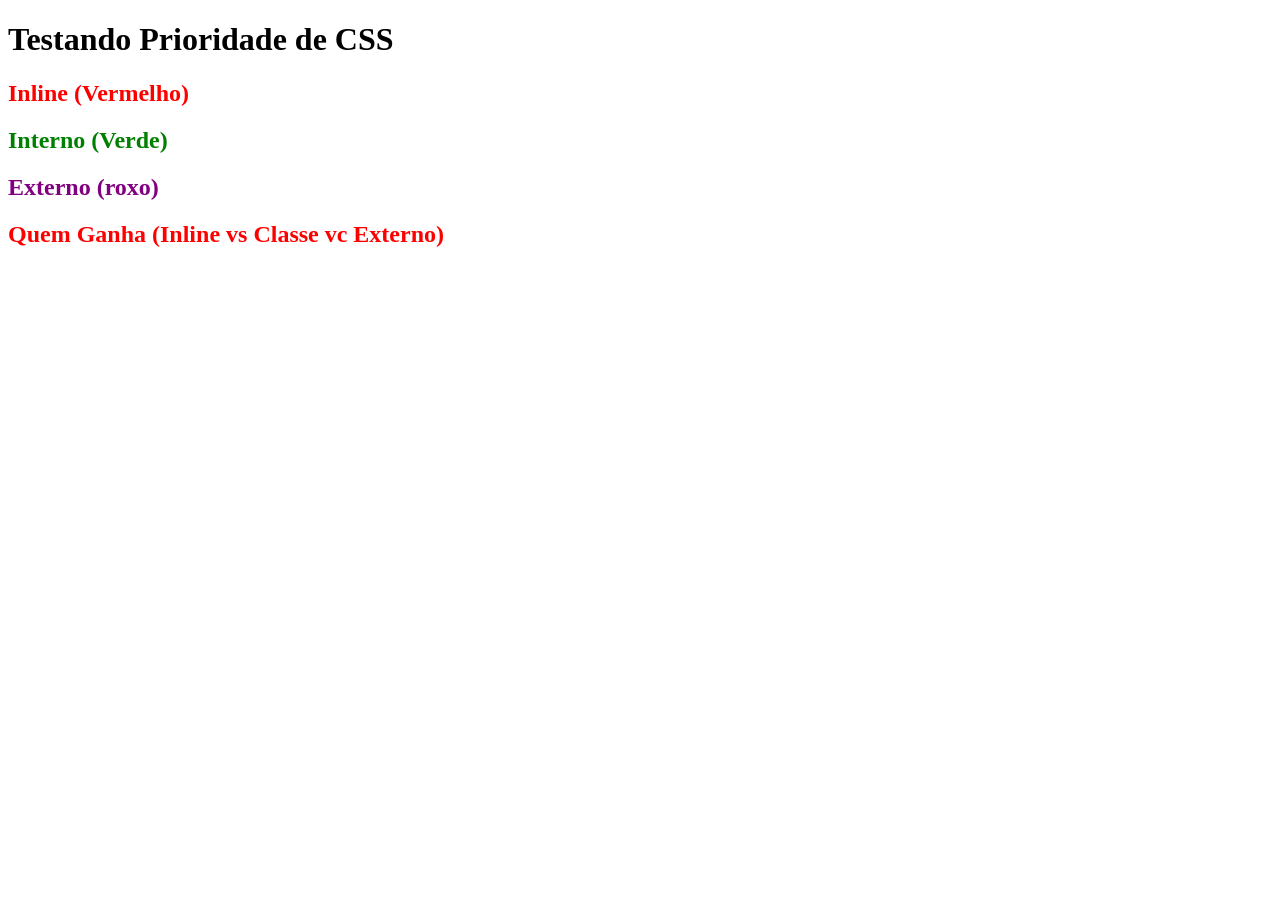
<file: Aula CSS/aulacss.html>
<!doctype html>
<html lang="en">
  <head>
    <meta charset="UTF-8" />
    <meta name="viewport" content="width=device-width, initial-scale=1.0" />
    <title>Document</title>
    <style>
      h2 {
        color: green;
      }
      .destaque {
        color: orange;
      }
    </style>
    <link rel="stylesheet" href="style.css" />
  </head>
  <body>
    <h1>Testando Prioridade de CSS</h1>

    <h2 style="color: red">Inline (Vermelho)</h2>

    <h2>Interno (Verde)</h2>

    <h2 class="externo">Externo (roxo)</h2>

    <!-- Conflito -->
    <h2 class="destaque" style="color: red">
      Quem Ganha (Inline vs Classe vc Externo)
    </h2>
  </body>
</html>
</file>
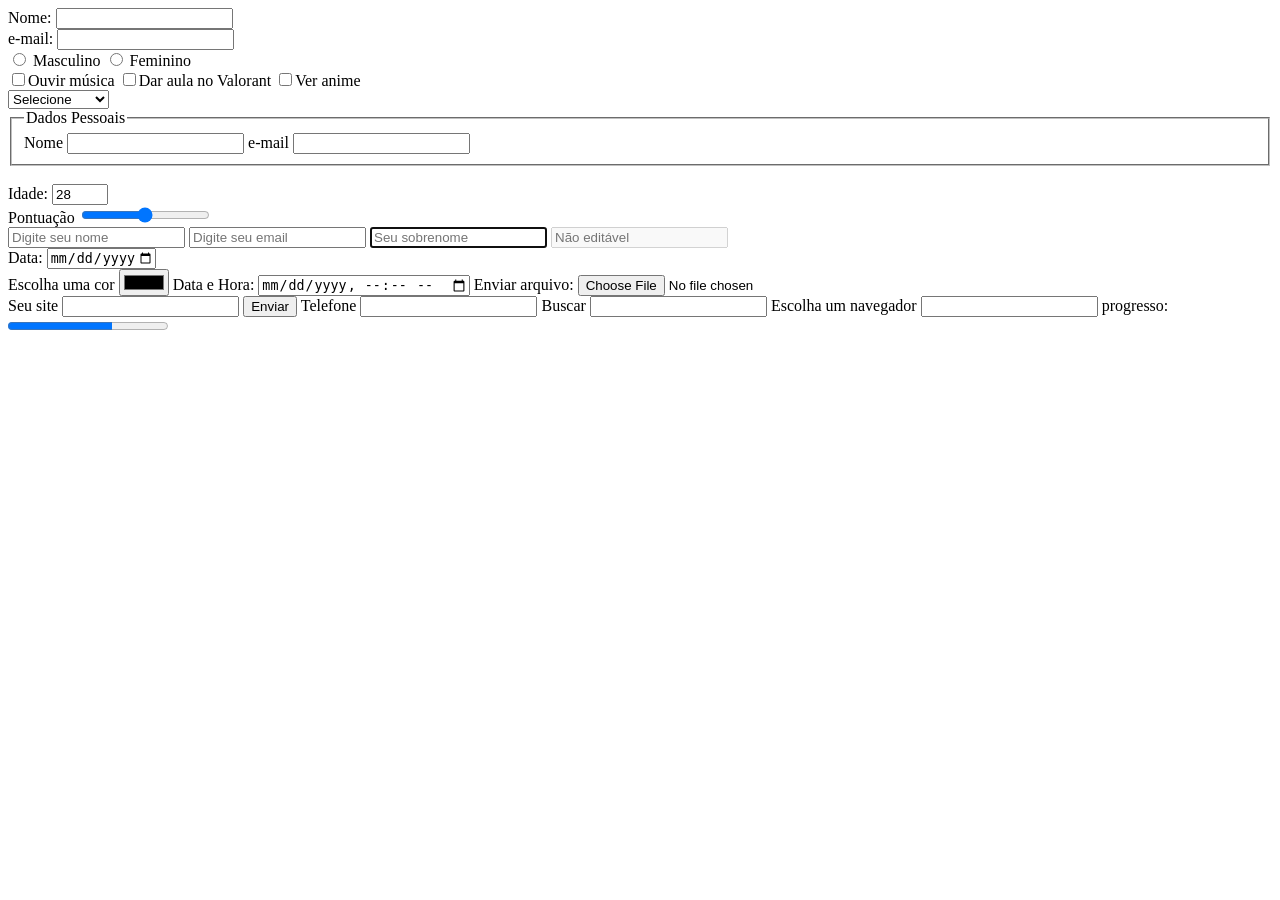
<file: Aula HTML/formulario.html>
<!doctype html>
<html lang="pt-BR">
  <head>
    <meta charset="UTF-8" />
    <meta name="viewport" content="width=device-width, initial-scale=1.0" />
    <title>Document</title>
  </head>
  <body>
    <form action="receber_dados.html" method="POST">
      <label for="nome">Nome:</label>
      <input type="text" name="nome" id="name" />
      <br />

      <label for="email">e-mail:</label>
      <input type="email" name="email" id="email" />
      <br />

      <input type="radio" name="sexo" value="masculino" /> Masculino
      <input type="radio" name="sexo" value="feminino" /> Feminino
      <br />

      <input type="checkbox" name="hobbies[]" />Ouvir música
      <input type="checkbox" name="hobbies[]" />Dar aula no Valorant
      <input type="checkbox" name="hobbies[]" />Ver anime
      <br />

      <select name="" id="estado">
        <option value="">Selecione</option>
        <option value="acre">Acre</option>
        <option value="são_paulo">São Paulo</option>
        <option value="minas_gerais">Minas Gerais</option>
        <option value="brasilia">Brasília</option>
      </select>
      <br />

      <fieldset>
        <legend>Dados Pessoais</legend>
        <label for="nome">Nome</label>
        <input type="text" id="nome" />
        <label for="email">e-mail</label>
        <input type="email" id="email" />
      </fieldset>
      <br />

      <label for="idade">Idade:</label>
      <input
        type="number"
        id="idade"
        name="idade"
        min="18"
        max="120"
        step="1"
        value="28"
      />
      <br />

      <label for="points">Pontuação</label>
      <input type="range" id="points" name="points" min="0" max="20" />
      <br />

      <input type="text" placeholder="Digite seu nome" />
      <input type="text" placeholder="Digite seu email" required />
      <input type="text" placeholder="Seu sobrenome" autofocus />
      <input type="text" placeholder="Não editável" disabled />
      <br />

      <label for="data">Data:</label>
      <input
        type="date"
        name="data"
        id="data"
        min="1900-01-01"
        max="2020-12-31"
      />
      <br />
      <label for="cor">Escolha uma cor</label>
      <input type="color" />

      <label for="">Data e Hora:</label>
      <input type="datetime-local" />

      <label for="">Enviar arquivo:</label>
      <input type="file" accept="image/*" />
      <br />

      <label for="">Seu site</label>
      <input type="url" />
      <button type="submit">Enviar</button>

      <label for="">Telefone</label>
      <input type="tel" pattern="[0-9]+" inputmode="numeric" />

      <label for="">Buscar</label>
      <input type="search" />

      <label for="">Escolha um navegador</label>
      <input list="navegadores" />
      <datalist>
        <option value="Chrome"></option>
        <option value="Firefox"></option>
        <option value="Edge"></option>
        <option value="Safari"></option>
      </datalist>

      <label for="">progresso:</label>
      <progress value="65" max="100"></progress>
    </form>
  </body>
</html>
</file>
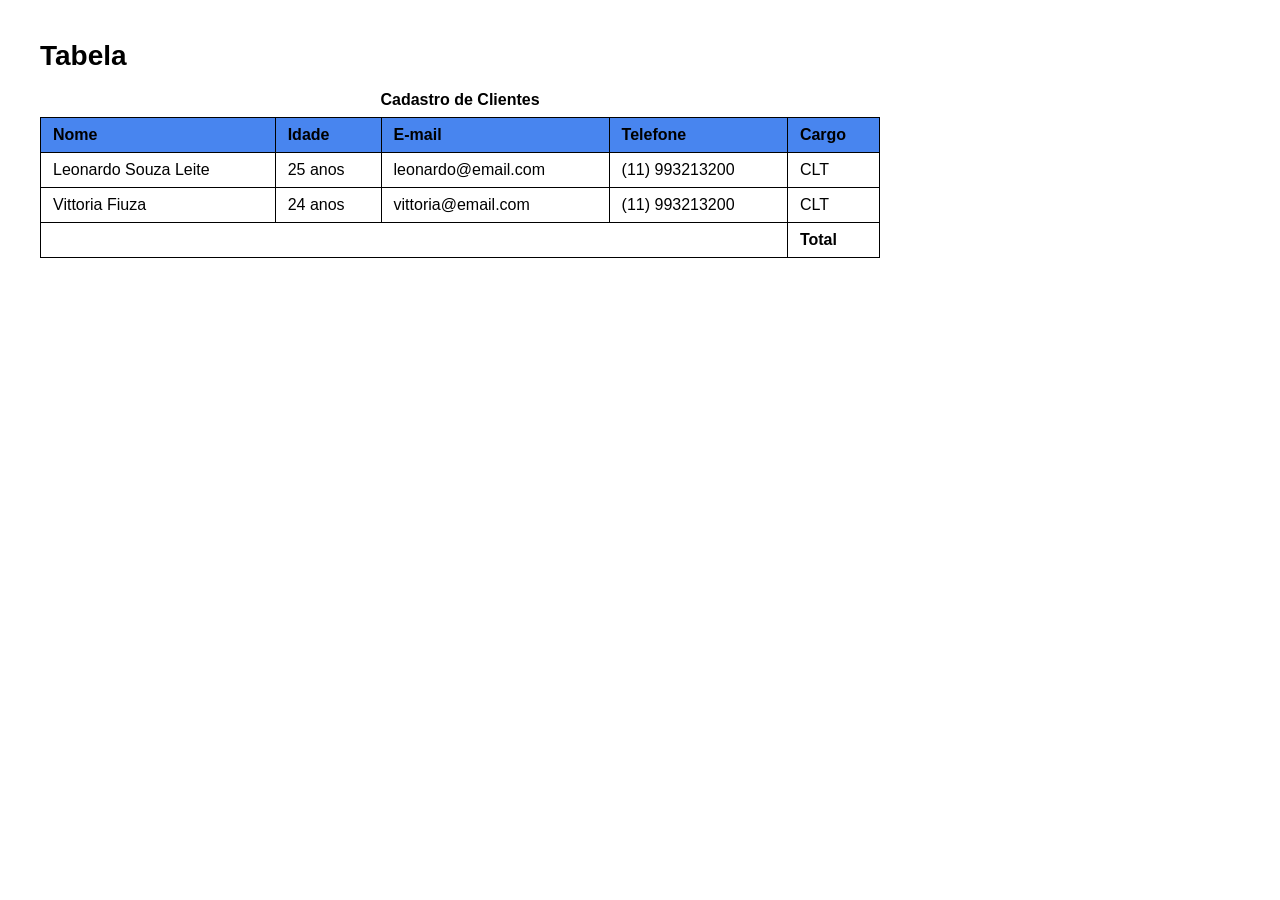
<file: Aula HTML/tabela.html>
<!-- Formação da Tabela!
<table></table> = define a tabela.
<caption></caption> = Legenda
<tr></tr> = Adiciona linha na Tabela
<th></th> = Adiciona uma célula de cabeçalho e o texto fica em negrito
<td></td> = Adiciona uma célular de dado comum alinha a esquerda

A tabela possui uma semântica dela mesma

<thead></thead> = Cabeçalho
<tbody></tbody> = Corpo da Tabela
<tfoot></tfoot> = Rodapé da tabela

<style></style> = Pode ser colocado no Head para fazer alterações rapidas, porem, não é utilizado dessa forma.
-->

<!doctype html>
<html lang="pt-BR">
  <head>
    <meta charset="UTF-8" />
    <meta name="viewport" content="width=device-width, initial-scale=1.0" />
    <title>Document</title>
    <style>
      /*Estilo da tabela*/
      body {
        font-family: Arial, Helvetica, sans-serif;
        margin: 40px;
      }
      h1 {
        font-size: 28px;
      }
      table {
        border-collapse: collapse;
        width: 70%;
        margin-top: 10px;
      }
      caption {
        font-size: 16px;
        font-weight: bold;
        margin-bottom: 8px;
      }
      th,
      td {
        border: 1px solid #000;
        padding: 8px 12px;
        text-align: left;
      }
      th {
        background-color: #4885ef;
      }
      tfoot td {
        font-weight: bold;
      }
    </style>
  </head>
  <body>
    <h1>Tabela</h1>
    <table>
      <caption>
        Cadastro de Clientes
      </caption>
      <thead>
        <tr>
          <th>Nome</th>
          <th>Idade</th>
          <th>E-mail</th>
          <th>Telefone</th>
          <th>Cargo</th>
        </tr>
      </thead>
      <tbody>
        <tr>
          <td>Leonardo Souza Leite</td>
          <td>25 anos</td>
          <td>leonardo@email.com</td>
          <td>(11) 993213200</td>
          <td>CLT</td>
        </tr>
        <tr>
          <td>Vittoria Fiuza</td>
          <td>24 anos</td>
          <td>vittoria@email.com</td>
          <td>(11) 993213200</td>
          <td>CLT</td>
        </tr>
      </tbody>
      <tfoot>
        <tr>
          <td colspan="4"></td>
          <td>Total</td>
        </tr>
      </tfoot>
    </table>
  </body>
</html>
</file>
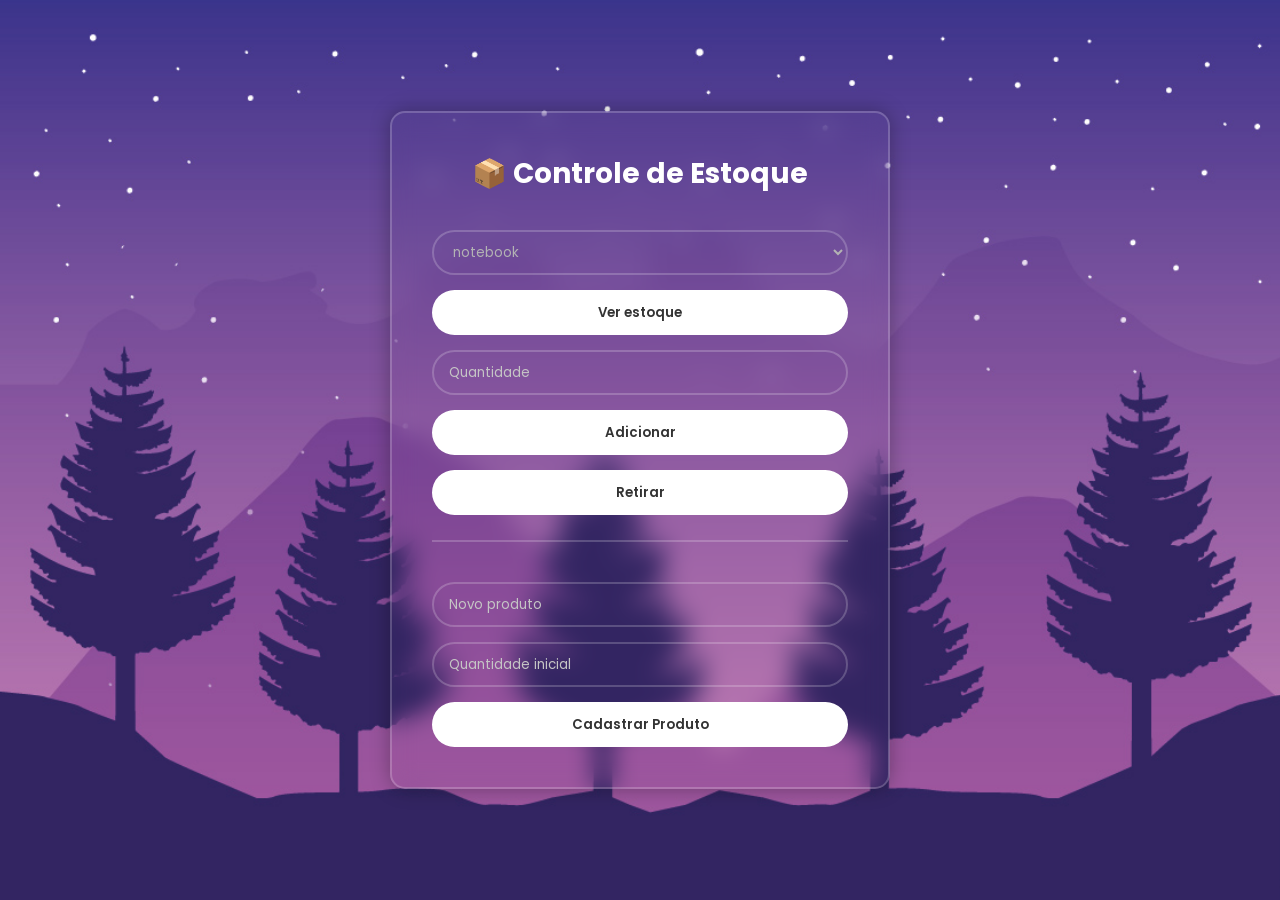
<file: Desafio Pessoal/estoque.html>
<!DOCTYPE html>
<html lang="pt-BR">

<head>
    <meta charset="UTF-8">
    <meta name="viewport" content="width=device-width, initial-scale=1.0">
    <title>Sistema de Estoque</title>

    <link rel="stylesheet" href="estoque.css">
</head>

<body>

    <div class="container">
        <h2>📦 Controle de Estoque</h2>

        <!-- Selecionar produto -->
        <select id="produtoSelect"></select>

        <button onclick="verProduto()">Ver estoque</button>

        <!-- Entrada de quantidade -->
        <input type="number" id="quantidade" placeholder="Quantidade">

        <button onclick="adicionar()">Adicionar</button>
        <button onclick="retirar()">Retirar</button>

        <hr>

        <!-- Cadastro de novo produto -->
        <input type="text" id="novoProduto" placeholder="Novo produto">
        <input type="number" id="qtdNovo" placeholder="Quantidade inicial">

        <button onclick="cadastrar()">Cadastrar Produto</button>

    </div>
    <div id="popup" class="popup">
        <div class="popup-content">
            <p id="popup-msg"></p>
            <button onclick="fecharPopup()">Fechar</button>
        </div>
    </div>
    <script>
        const estoque = {
            notebook: 15,
            mouse: 50,
            teclado: 30,
            monitor: 8,
            webcam: 22
        };

        const select = document.getElementById("produtoSelect");
        const resultado = document.getElementById("resultado");


        // Inicializa
        atualizarLista();
        function mostrarPopup(msg) {
            document.getElementById("popup-msg").innerText = msg;
            document.getElementById("popup").style.display = "flex";
        }

        function fecharPopup() {
            document.getElementById("popup").style.display = "none";
        }

        // Atualiza lista
        function atualizarLista() {
            select.innerHTML = "";
            for (let produto in estoque) {
                let option = document.createElement("option");
                option.value = produto;
                option.textContent = produto;
                select.appendChild(option);
            }
        }

        // Ver produto
        function verProduto() {
            let produto = select.value;
            let qtd = estoque[produto];

            if (qtd < 10) {
                mostrarPopup(`⚠ ${produto}: ${qtd} unidades.\n (baixo estoque)`);
            } else {
                mostrarPopup(`${produto}: ${qtd} unidades`);
            }
        }

        // Adicionar
        function adicionar() {
            let produto = select.value;
            let qtd = parseInt(document.getElementById("quantidade").value);

            if (qtd > 0) {
                estoque[produto] += qtd;
                mostrarPopup("Produto adicionado com sucesso!");
            } else {
                mostrarPopup("Quantidade inválida!");
            }
        }

        // Retirar
        function retirar() {
            let produto = select.value;
            let qtd = parseInt(document.getElementById("quantidade").value);

            if (qtd > 0 && qtd <= estoque[produto]) {
                estoque[produto] -= qtd;
                mostrarPopup("Produto retirado com sucesso!");
            } else {
                mostrarPopup("Erro ao retirar produto!");
            }
        }

        // Cadastrar novo produto
        function cadastrar() {
            let nome = document.getElementById("novoProduto").value.toLowerCase();
            let qtd = parseInt(document.getElementById("qtdNovo").value);

            if (estoque[nome] === undefined && qtd >= 0) {
                estoque[nome] = qtd;
                atualizarLista();
                mostrarPopup(`Produto "${nome}" cadastrado!`);
            } else {
                mostrarPopup("Produto já existe ou valor inválido!");
            }
        }
    </script>

</body>

</html>
</file>
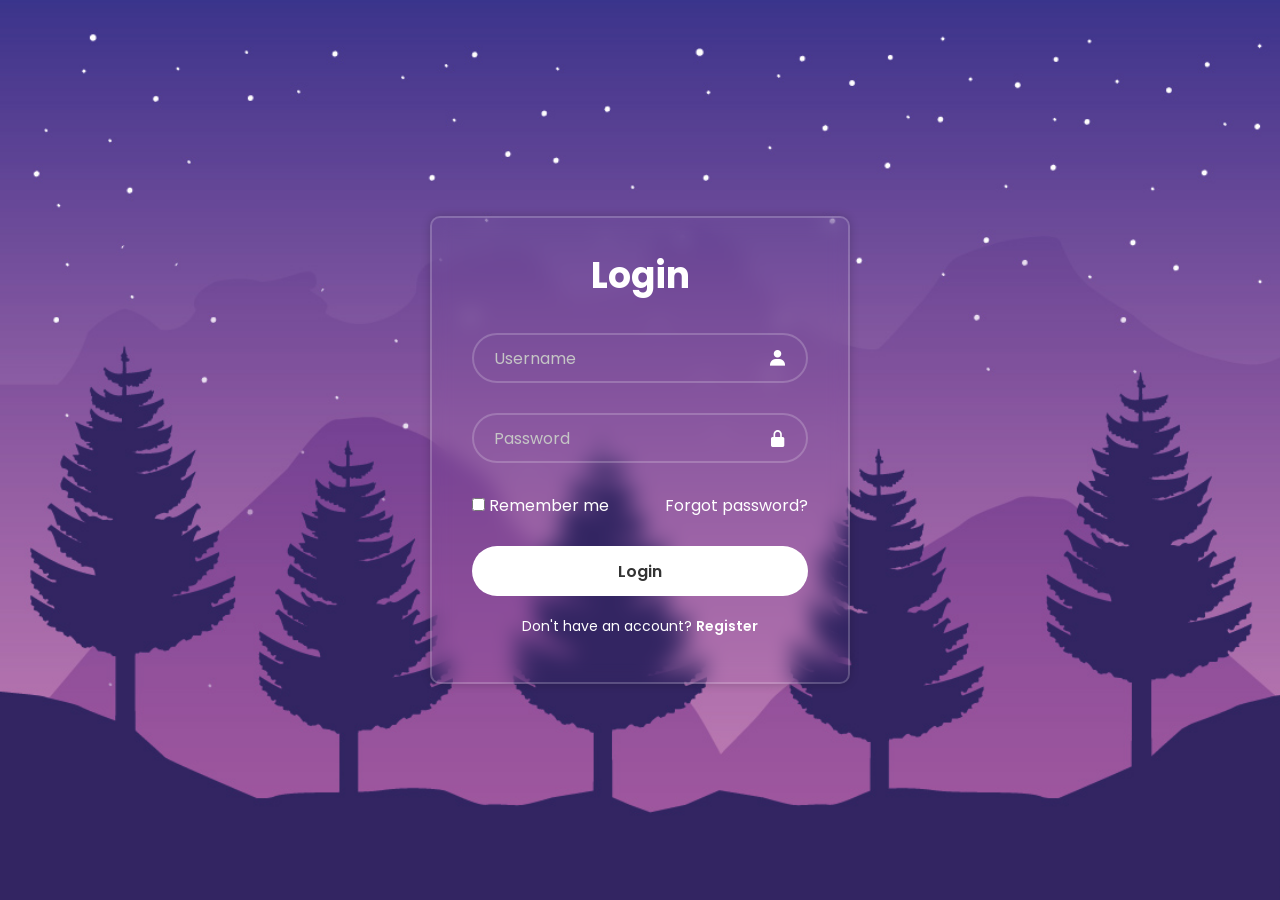
<file: Desafio Pessoal/menu.html>
<!DOCTYPE html>
<html lang="pt-BR">

<head>
    <meta charset="UTF-8">
    <meta name="viewport" content="width=device-width, initial-scale=1.0">
    <link href='https://unpkg.com/boxicons@2.1.4/css/boxicons.min.css' rel='stylesheet'>
    <link rel="stylesheet" href="menu.css">
    <title>Login-Screen</title>


</head>

<body>
    <main class="container">
        <form>
            <h1>Login</h1>
            <div class="inputBox">
                <input placeholder="Username" type="email">
                <i class="bx bxs-user"></i>
            </div>
            <div class="inputBox">
                <input placeholder="Password" type="password">
                <i class="bx bxs-lock-alt"></i>
            </div>

            <div class="rememberForgot">
                <label>
                    <input type="checkbox">
                    Remember me
                </label>
                <a href="#">Forgot password?</a>
            </div>

            <button type="submit" class="login">Login</button>

            <div class="registerLink">
                <p>Don't have an account? <a href="#">Register</a></p>
            </div>
        </form>
    </main>
    <script>
        const form = document.querySelector("form");

        form.addEventListener("submit", function (e) {
            e.preventDefault(); // impede recarregar a página

            const email = document.querySelector('input[type="email"]').value;
            const senha = document.querySelector('input[type="password"]').value;

            // Validação simples
            if (email && senha) {
                // aqui você pode validar de verdade depois
                window.location.href = "estoque.html";
            } else {
                alert("Preencha todos os campos!");
            }
        });
    </script>
</body>

</html>
</file>
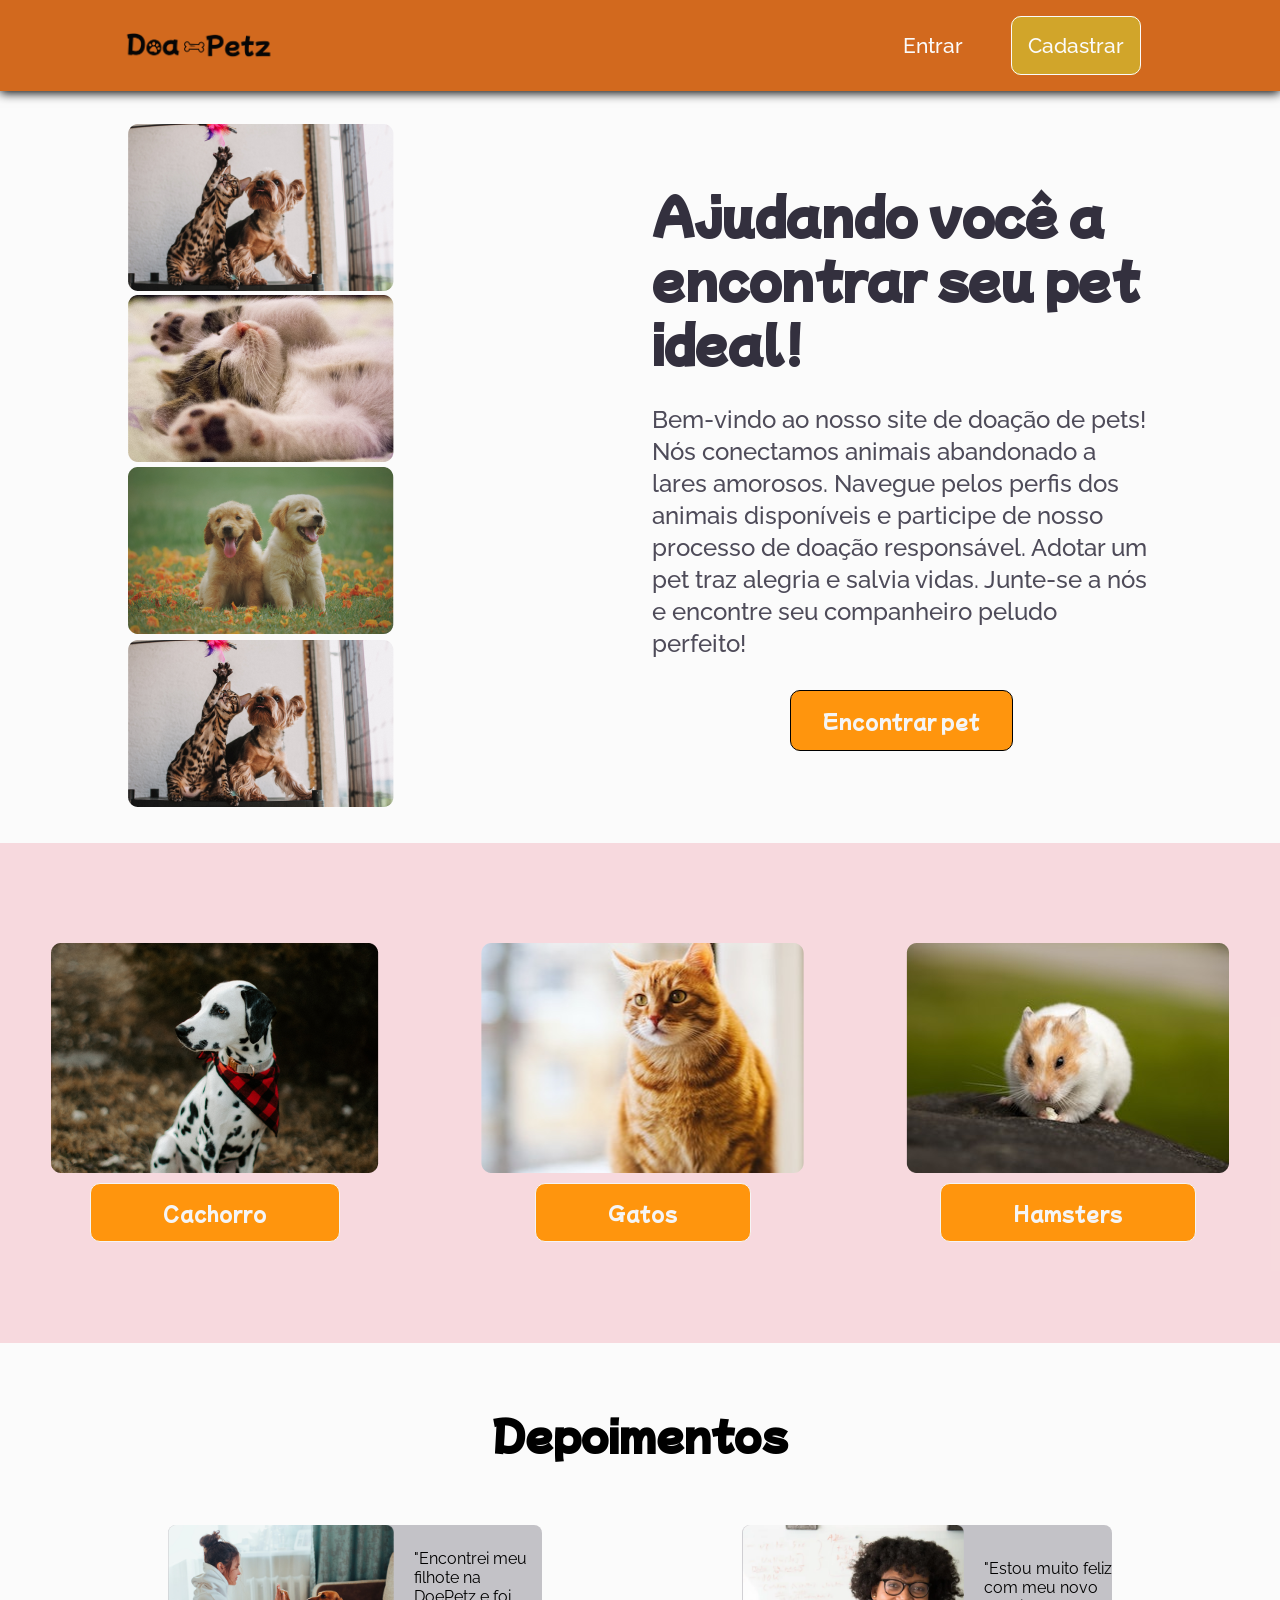
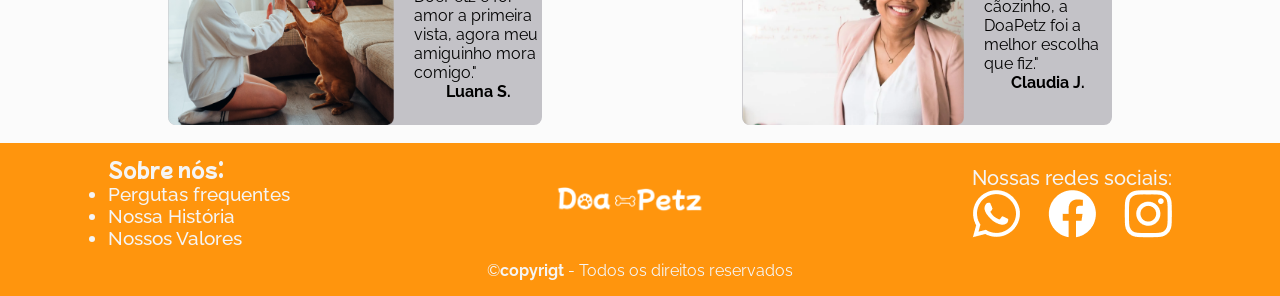
<file: DoaPetz/Projeto/home.html>
<!DOCTYPE html>
<html lang="pt-BR">
<head>
    <meta charset="UTF-8">
    <meta name="viewport" content="width=device-width, initial-scale=1.0">
    <title>Home</title>
    <link rel="stylesheet" href="style.css">
</head>
<body>
    <header class="header">
        <nav class="menu">
            <img class="logo-marca" src="../assets/imagens-logo/doapetz.png" alt="logo">
            <ul class="links-navegacao">
                <li>
                    <a href="#">Entrar</a>
                </li>
                <li class="cadastrar">
                    <a href="#">Cadastrar</a>
                </li>
            </ul>
        </nav>
    </header>
    <section class="painel-principal">
        <div class="imagens-petz">
            <div class="fotos-da-esquerda">
                <img src="../assets/imagens-logo/pet1.png" alt="">
                <img src="../assets/imagens-logo/pet2.png" alt="">
            </div>
            <div class="fotos-da-direita">
                <img src="../assets/imagens-logo/pet3.png" alt="">
                <img src="../assets/imagens-logo/pet4.png" alt="">
            </div>
        </div>
        <div class="anuncio-petz">
            <h1 class="titulo">
                Ajudando você a encontrar seu pet ideal!
            </h1>
            <p class="paragrafo">
                Bem-vindo ao nosso site de doação de pets! Nós conectamos animais abandonado a lares amorosos. Navegue pelos perfis dos animais disponíveis e participe de nosso processo de doação responsável. Adotar um pet traz alegria e salvia vidas. Junte-se a nós e encontre seu companheiro peludo perfeito!
            </p>
            <button class="encontrar-pet">
               Encontrar pet
            </button>
        </div>
    </section>
    <section class="segunda-secao">
        <div class="cachorros">
            <img src="../assets/imagens-logo/cachorrinho.png" alt="">
            <button class="botao_cachorro">Cachorro</button>
        </div>
        <div class="gatos">
            <img src="../assets/imagens-logo/gatinho.png" alt="">
            <button class="botao_gato">Gatos</button>
        </div>
        <div class="hamster">
            <img src="../assets/imagens-logo/hamster.png" alt="">
            <button class="botao_hamster">Hamsters</button>
        </div>
    </section>
    <section class="terceira-secao">
        <h2 class="subtitulo">
            Depoimentos
        </h2>
        <div class="conteudos">
            <div class="depoimentos">
                <img src="../assets/imagens-logo/dog1.png" alt="">
                <div class="texto-depoimentos">
                    <p>"Encontrei meu filhote na DoePetz e foi amor a primeira vista, agora meu amiguinho mora comigo."</p>
                    <h4>Luana S.</h4>
                </div>
            </div>
            <div class="depoimentos">
                <img src="../assets/imagens-logo/moca1.png" alt="">
                <div class="texto-depoimentos">
                    <p>"Estou muito feliz com meu novo cãozinho, a DoaPetz foi a melhor escolha que fiz."</p>
                    <h4>Claudia J.</h4>
                </div>
            </div>
        </div>
    </section>
    <footer class="footer">
        <div class="conteudo-radape">
            <div class="lista">
                <ul>Sobre nós:
                    <li>Pergutas frequentes</li>
                    <li>Nossa História</li>
                    <li>Nossos Valores</li>
                </ul>
            </div>
            <div class="logo-footer">
                <img class="logo-marca" src="../assets/imagens-logo/doapetz-branco.png" alt="">
            </div>
            <div class="nossas-redes">
                <div class="redes">
                    <p class="redes-sociais">Nossas redes sociais:</p>
                </div>
                <div class="imagens-sociais">
                    <img src="../assets/imagens-logo/zap.png" alt="">
                    <img src="../assets/imagens-logo/face.png" alt="">
                    <img src="../assets/imagens-logo/insta.png" alt="">
                </div>
            </div>
        </div>
        <p class="copyrigth">&copy;<strong>copyrigt</strong> - Todos os direitos reservados</p>
    </footer>
</body>
</html>
</file>
<file: Aula CSS/aula01.css>
* {
    margin: 0;
    padding: 0;
    box-sizing: border-box;
}

.pagina {
    max-width: 900px;
    margin: 0 auto;
    padding: 40px 20px;
}

.titulo-aula {
    background-color: #1A252F;
    color: white;
    padding: 30px 40px;
    margin-bottom: 40px;
    border-left: 8px solid #e74c3c;
    border-radius: 4px;
    font-family: 'Segoe UI', Tahoma, Geneva, Verdana, sans-serif;
}

.titulo-aula h1 {
    font-size: 2rem;
    letter-spacing: 2px;
}

.titulo-aula p {
    margin-top: 8px;
    color: #aaa;
}

.conceito {
    background-color: white;
    border-radius: 10px;
    padding: 30px;
    margin-bottom: 35px;
    border-top: 4px solid #e74c3c;
    box-shadow: 0 2px 8px rgba(0, 0, 0, 0.2);
    font-family: 'Segoe UI', Tahoma, Geneva, Verdana, sans-serif;
}

.conceito h2 {
    font-size: 1.4rem;
    color: #2c3e50;
    margin-bottom: 6px;
}

.subtitulo {
    color: #888;
    font-size: 0.9rem;
    margin-bottom: 20px;
    padding-bottom: 15px;
    border-bottom: 1px solid #eee;
    font-family: 'Segoe UI', Tahoma, Geneva, Verdana, sans-serif;
}

.codigo {
    background-color: rgb(59, 59, 59);
    color: #ecf0f1;
    padding: 16px 20px;
    border-radius: 6px;
    font-family: "Courier New";
    font-size: 0.88rem;
    margin: 12px 0px;
    line-height: 1.3;
}

.codigo .prop {
    color: #f1c407;
}
.codigo .val {
    color: #2ecc71;
}
.codigo .comment {
    color: #7f8c8d;
}
.codigo .sel {
    color: #e74c3c;
}
.codigo .sel-b {
    color: #3498db;
}

.dica {
    background-color: #eafaf1;
    border-left: 4px solid #27ae60;
    padding: 12px 16px;
    margin: 12px 0;
    font-size: 0.88rem;
    border-radius: 0 6px 6px 0;
    font-family: 'Segoe UI', Tahoma, Geneva, Verdana, sans-serif;
}

.alerta {
    background-color: #fef9e7;
    padding: 12px 16px;
    margin: 12px 0;
    font-size: 0.88rem;
    border-radius: 0 6px 6px 0;
    font-family: 'Segoe UI', Tahoma, Geneva, Verdana, sans-serif;
}

.variacao {
    margin-top: 18px;
    font-family: 'Segoe UI', Tahoma, Geneva, Verdana, sans-serif;
}

.variacao h4 {
    font-size: 0.85rem;
    color: #555;
    margin-bottom: 8px;
    padding: 4px 10px;
    background: #f0f2f5;
    border-radius: 4px;
    display: inline-block;
}

.demo {
    background-color: #f8f9fa;
    border: 2px dashed #ddd;
    border-radius: 6px;
    padding: 20px;
    margin: 14px 0;
}

.demo-seletor-tag p {
    background-color: #d5f5e3;
    padding: 8px 12px;
    margin-bottom: 6px;
    border-radius: 4px;
}

.destaque-aula {
    background-color: #fdebd0;
    padding: 8px 12px;
    border-radius: 4px;
    font-weight: bold;
    margin-bottom: 6px;
}

#unico-demo {
    background-color: #d6eaf8;
    padding: 8px 12px;
    border-radius: 4px;
    margin-bottom: 6px;
}

.container-desc strong {
    color: #e74c3c;
    font-size: 1.1rem;
}
</file>
<file: Aula CSS/style.css>
h2.externo {
  color: purple;
}

.destaque {
  color: blue;
}
</file>
<file: Desafio Pessoal/estoque.css>
@import url('https://fonts.googleapis.com/css2?family=Poppins:wght@300;400;500;600;700&display=swap');

* {
    margin: 0;
    padding: 0;
    box-sizing: border-box;
    font-family: "Poppins", sans-serif;
}

/* Fundo igual ao login */
body {
    display: flex;
    justify-content: center;
    align-items: center;
    min-height: 100vh;
    background: url(./img/Fundo_Projeto.jpg);
    background-size: cover;
    background-position: center;
}

/* Container principal (glass effect) */
.container {
    width: 500px;
    background: transparent;
    border: 2px solid rgba(255, 255, 255, .2);
    border-radius: 15px;
    color: #fff;
    padding: 40px;
    backdrop-filter: blur(12px);
    box-shadow: 0 0 20px rgba(0, 0, 0, .3);
    text-align: center;
}

/* Título */
.container h2 {
    font-size: 28px;
    margin-bottom: 20px;
}

/* Select e inputs */
select,
input {
    width: 100%;
    height: 45px;
    margin-top: 15px;
    border-radius: 40px;
    border: 2px solid rgba(255, 255, 255, .2);
    background: transparent;
    color: #b3b3b3;
    padding: 0 15px;
    outline: none;
}

/* Placeholder */
input::placeholder {
    color: #c5c5c5;
}

/* Botões padrão */
button {
    width: 100%;
    height: 45px;
    margin-top: 15px;
    border-radius: 40px;

    background-color: #fff !important;
    color: #333 !important;

    border: none;
    outline: none;

    font-weight: 600;
    cursor: pointer;

    appearance: none;
    -webkit-appearance: none;
    -moz-appearance: none;

    box-shadow: none;

    transition: 0.3s ease;
}

/* Hover dos botões */
button:hover {
    background-color: transparent !important;
    color: #fff !important;
    border: 2px solid rgba(255, 255, 255, .4);
}

/* Separador */
hr {
    margin: 25px 0;
    border: 1px solid rgba(255, 255, 255, .2);
}

/* Resultado */
#resultado {
    margin-top: 20px;
    font-size: 16px;
    font-weight: 500;
}

/* Estoque baixo */
.baixo {
    color: #ff6b6b;
}

/* Estoque normal */
.normal {
    color: #4ade80;
}

/* Fundo escuro */
.popup {
    position: fixed;
    top: 0;
    left: 0;
    width: 100%;
    height: 100%;

    background: rgba(0, 0, 0, 0.6);

    display: none;
    justify-content: center;
    align-items: center;
}

/* Caixa do popup */
.popup-content {
    background: rgba(255, 255, 255, 0.1);
    border: 2px solid rgba(255,255,255,0.2);
    backdrop-filter: blur(10px);

    padding: 30px;
    border-radius: 15px;
    text-align: center;
    color: #fff;
    width: 300px;
}

/* Botão */
.popup-content button {
    margin-top: 15px;
    width: 100%;
    height: 40px;
    border-radius: 40px;
    border: none;
    background: #fff;
    color: #333;
    cursor: pointer;
}
.popup {
    position: fixed;
    top: 0;
    left: 0;
    width: 100%;
    height: 100%;

    background: rgba(0, 0, 0, 0.6);

    display: none; /* importante */
    justify-content: center;
    align-items: center;
}

.popup-content {
    background: rgba(255, 255, 255, 0.1);
    backdrop-filter: blur(10px);
    padding: 30px;
    border-radius: 15px;
    color: white;
    text-align: center;
}

.popup-content button {
    margin-top: 15px;
    width: 100%;
    height: 40px;
    border-radius: 40px;
    border: none;
    background: #fff;
    color: #333;
    cursor: pointer;
    transition: 0.3s ease; 
}

.popup-content button {
    width: 100%;
    height: 40px;
    border-radius: 40px;

    background-color: #ffffff !important;
    color: #333 !important;

    border: none !important;
    outline: none !important;

    appearance: none !important;
    -webkit-appearance: none !important;

    box-shadow: none !important;

    font-weight: 600;
    cursor: pointer;

    transition: 0.3s ease;
}
</file>
<file: Desafio Pessoal/menu.css>
@import url('https://fonts.googleapis.com/css2?family=Poppins:ital,wght@0,100;0,200;0,300;0,400;0,500;0,600;0,700;0,800;0,900;1,100;1,200;1,300;1,400;1,500;1,600;1,700;1,800;1,900&display=swap');

* {
    margin: 0;
    padding: 0;
    box-sizing: border-box;
    font-family: "Poppins", sans-serif;
}

body {
    display: flex;
    justify-content: center;
    align-items: center;
    min-height: 100vh;
    background: url(./img/Fundo_Projeto.jpg);
    background-size: cover;
    background-position: center;
}

.container {
    width: 420px;
    background-color: transparent;
    border: 2px solid rgba(255, 255, 255, .2);
    border-radius: 10px;
    color: #fff;
    padding: 30px 40px;
    box-shadow: 0 0 10px rgba(0, 0, 0, .2);
    backdrop-filter: blur(10px);
}

.container h1 {
    font-size: 36px;
    text-align: center;
}

.inputBox {
    position: relative;
    width: 100%;
    height: 50px;
    margin: 30px 0;
}

.inputBox input {
    width: 100%;
    height: 100%;
    background-color: transparent;
    border: 2px solid rgba(255, 255, 255, .2);
    border-radius: 40px;
    outline: none;
    font-size: 16px;
    color: #fff;
    padding: 20px 45px 20px 20px;
}

.inputBox input::placeholder {
    color: #c5c5c5;
}

.inputBox i {
    position: absolute;
    right: 20px;
    top: 50%;
    transform: translateY(-50%);
    font-size: 20px;
}

.rememberForgot {
    display: flex;
    justify-content: space-between;
}

.rememberForgot label input {
    accent-color: #fff;
    margin-top: 5px;
    margin: -15px 0 15px;
}

.rememberForgot a {
    text-decoration: none;
    color: #fff;
}

.rememberForgot a:hover {
    text-decoration: underline;
    color: #fff ;
}

.login {
    width: 100%;
    height: 50px;
    background-color: #fff;
    border: none;
    border-radius: 40px;
    cursor: pointer;
    font-size: 16px;
    color: #333;
    font-weight: 600;
    margin-top: 20px;
}

.login:hover {
    background-color: transparent;
    border: 2px solid rgba(255, 255, 255, .2);
    color: #fff;
    transition: 0.5s;
}

.registerLink {
    font-size: 14px;
    text-align: center;
    margin: 20px 0 15px;
}

.registerLink a {
    text-decoration: none;
    color: #fff;
    font-weight: 600;
}

.registerLink a:hover {
    text-decoration: underline;
}
</file>
<file: DoaPetz/Projeto/style.css>
/* Importando fontes  */
@import url('https://fonts.googleapis.com/css2?family=Mochiy+Pop+One&family=Raleway:ital,wght@0,100..900;1,100..900&display=swap');

/* Reset pagina */
* {
    margin: 0;
    padding: 0;
    box-sizing: border-box;
    font-family: "Raleway", sans-serif;
}

/* Cor de fundo */
html {
    background-color: #fbfbfb;
}

.header {
    padding: 32px;
    background-color: chocolate;
    box-shadow: 0px 2px 10px #000;
}

.logo-marca {
    width: 12vw;
}

.menu {
    display: flex;
    justify-content: space-between;
    align-items: center;
    width: 85%;
    margin: 0 auto;
}

.links-navegacao {
    display: flex;
    list-style-type: none;

}

.links-navegacao li a {
    padding: 16px;
    margin: 16px;
    color: #fbfbfb;
    text-decoration: none;
    font-size: 1.3rem;
    font-weight: 500;
}

.cadastrar a {
    padding: 8px;
    background-color: #d1a52a;
    margin: 0;
    border-radius: 10px;
    border-style: solid;
    border-width: 1px;
}

li.cadastrar a:hover {
    font-size: 1.4rem;
    padding: 13px;
    background-color: #000;
    transition: 0.5;
}

.painel-principal {
    display: flex;
    flex-direction: row;
    justify-content: space-between;
    align-items: center;
    width: 85%;
    margin: 0 auto;
    padding: 32px;
}

.anuncio-petz {
    display: flex;
    flex-direction: column ;
    width: 50%;
    align-items: flex-start;
    gap: 30px;
}

.titulo {
    font-size: 48px;
    font-weight: 700px;
    line-height: 4rem;
    color: #33303e;
    font-family: 'Mochiy Pop One', sans-serif;
}

.paragrafo {
    font-size: 24px;
    font-weight: 500;
    line-height: 2rem;
    color: #4e4b59;
}

.encontrar-pet {
    font-size: 19px;
    font-family: 'Mochiy Pop One', sans-serif;
    padding: 16px 32px;
    background-color: #ff950d;
    color: #f5f5f5;
    margin: 0;
    border-radius: 10px;
    border: 1px solid #000;
    cursor: pointer;
    display: flex;
    align-self: center;
    text-decoration: none;
}

.segunda-secao {
    display: flex;
    flex-direction: row;
    justify-content: space-around;
    align-items: center;
    width: 100%;
    background-color: #ec768640;
    height: 500px;
}

.cachorros, .gatos, .hamster {
    display: flex;
    flex-direction: column;
    align-items: center;
    gap: 10px;
}

.botao_cachorro, .botao_gato, .botao_hamster {
    font-size: 19px;
    font-family: 'Mochiy Pop One', sans-serif;
    padding: 15px 72px;
    background-color: #ff950d;
    color: #f5f5f5;
    border-radius: 10px;
    border: 1px solid #f5f5f5;
    cursor: pointer;
    display: flex;
    flex-direction: column;
    justify-content: space-between;
    align-items: center;
}

.terceira-secao {
    display: flex;
    flex-direction: column;
    justify-content: space-evenly;
    align-items: center;
    width: 100%;
    height: 400px;
}

.subtitulo {
    font-size: 2.5rem;
    font-family: 'Mochiy Pop One', sans-serif;
    display: flex;
    flex-direction: column;
    align-items: center;
    padding: 45px;
}

.conteudos {
    display: flex;
    gap: 200px;
}

.depoimentos {
    display: flex;
    /* gap: 25vw; */
    height: 200px;
    background-color: #c3c2c7;
    border-radius: 8px;
}

.texto-depoimentos{
    display: flex;
    flex-direction: column;
    align-items: center;
    justify-content: center;
    width: 10vw;
    margin-left: 20px;
}

.footer {
    background-color: #ff950d;
}

.conteudo-radape {
    display: flex;
    justify-content: space-between;
    align-items: center;
    width: 85%;
    margin: 0 auto;
    padding: 12px;
    font-weight: 500;
}

.lista ul {
    font-family: 'Mochiy Pop One', sans-serif;
    font-size: 1.2rem;
    color: #f5f5f5;
}

.redes-sociais {
    display: flex;
    flex-direction: column;
    align-items: center;
    gap: 0 8px;
    font-size: 20px;
    font-weight: 500;
    color: #f5f5f5;
    gap: 10px;
}

.copyrigth {
    padding-bottom: 16px;
    text-align: center;
    color: #f5f5f5;
}

.imagens-sociais {
    display: flex;
    gap: 0 8px;
    align-items: center;
    justify-content: space-between;
}
</file>
